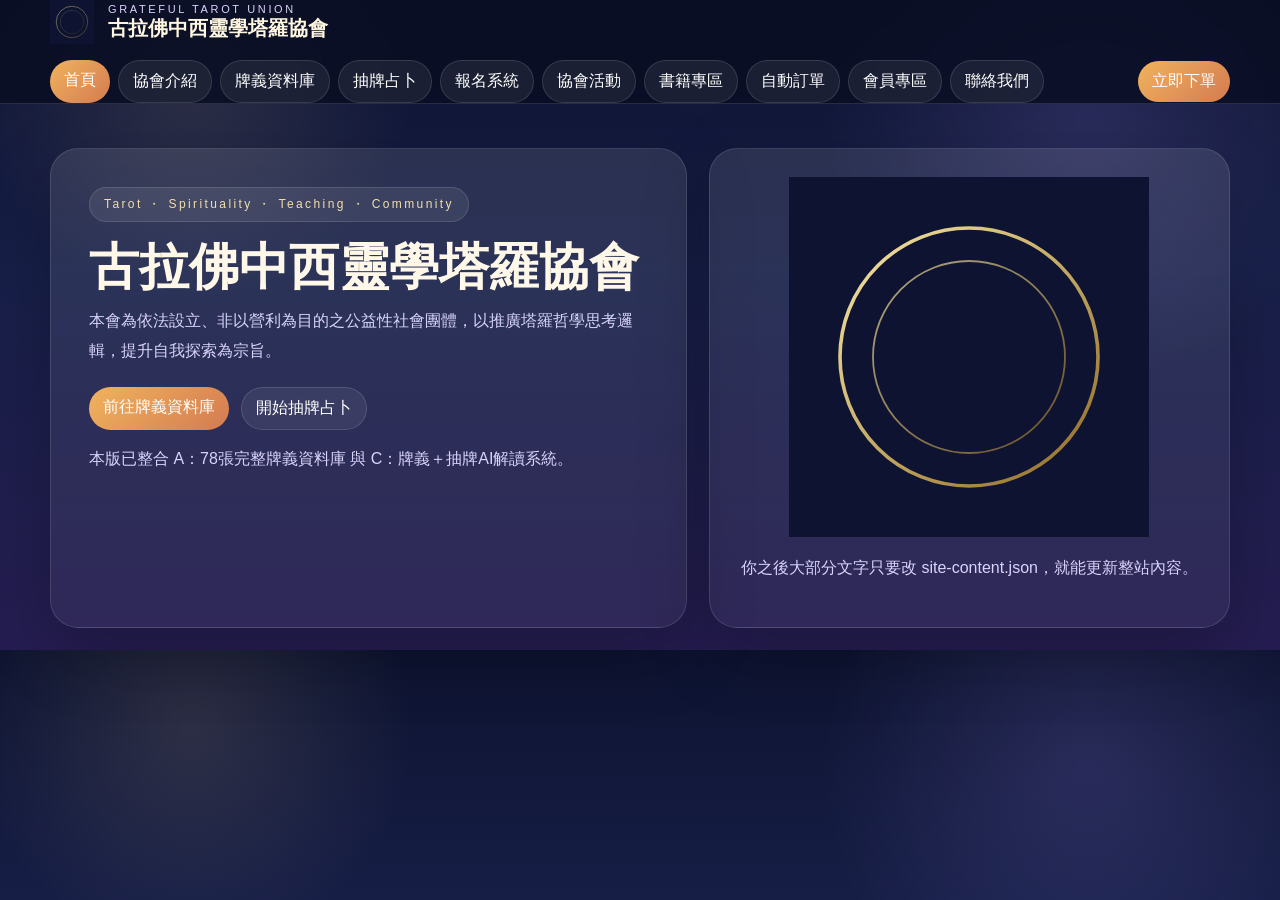
<file: index.html>
<!DOCTYPE html><html lang="zh-Hant"><head><meta charset="UTF-8"><meta name="viewport" content="width=device-width, initial-scale=1.0"><title>index</title><link rel="stylesheet" href="style.css"></head><body><div id="app"></div><script>
async function loadContent(){const r=await fetch('site-content.json');return await r.json();}
function navHtml(active,c){const nav=[['首頁','index.html'],['協會介紹','about.html'],['牌義資料庫','library.html'],['抽牌占卜','draw.html'],['報名系統','signup.html'],['協會活動','events.html'],['書籍專區','books.html'],['自動訂單','order.html'],['會員專區','members.html'],['聯絡我們','contact.html']];return `<div class="topbar"><div class="container"><div class="brand"><img src="logo-official.svg"><div><small>${c.siteEnglish}</small><strong>${c.siteName}</strong></div></div><nav>${nav.map(([n,h])=>`<a href="${h}" class="${active===n?'active':''}">${n}</a>`).join('')}</nav><a class="btn primary" href="order.html">立即下單</a></div></div>`;}
loadContent().then(c=>{document.getElementById('app').innerHTML=navHtml('首頁',c)+`<div class="container"><section class="hero"><div class="glass hero-main"><div class="eyebrow">${c.heroEyebrow}</div><h1>${c.heroTitle}</h1><div class="subcopy">${c.heroText}</div><div style="display:flex;gap:12px;flex-wrap:wrap;margin-top:22px"><a class="btn primary" href="library.html">前往牌義資料庫</a><a class="btn" href="draw.html">開始抽牌占卜</a></div><div class="small" style="margin-top:14px">本版已整合 A：78張完整牌義資料庫 與 C：牌義＋抽牌AI解讀系統。</div></div><div class="glass hero-side"><img src="logo-official.svg" style="width:min(360px,100%)"><p class="small">你之後大部分文字只要改 site-content.json，就能更新整站內容。</p></div></section></div>`;});</script></body></html>
</file>
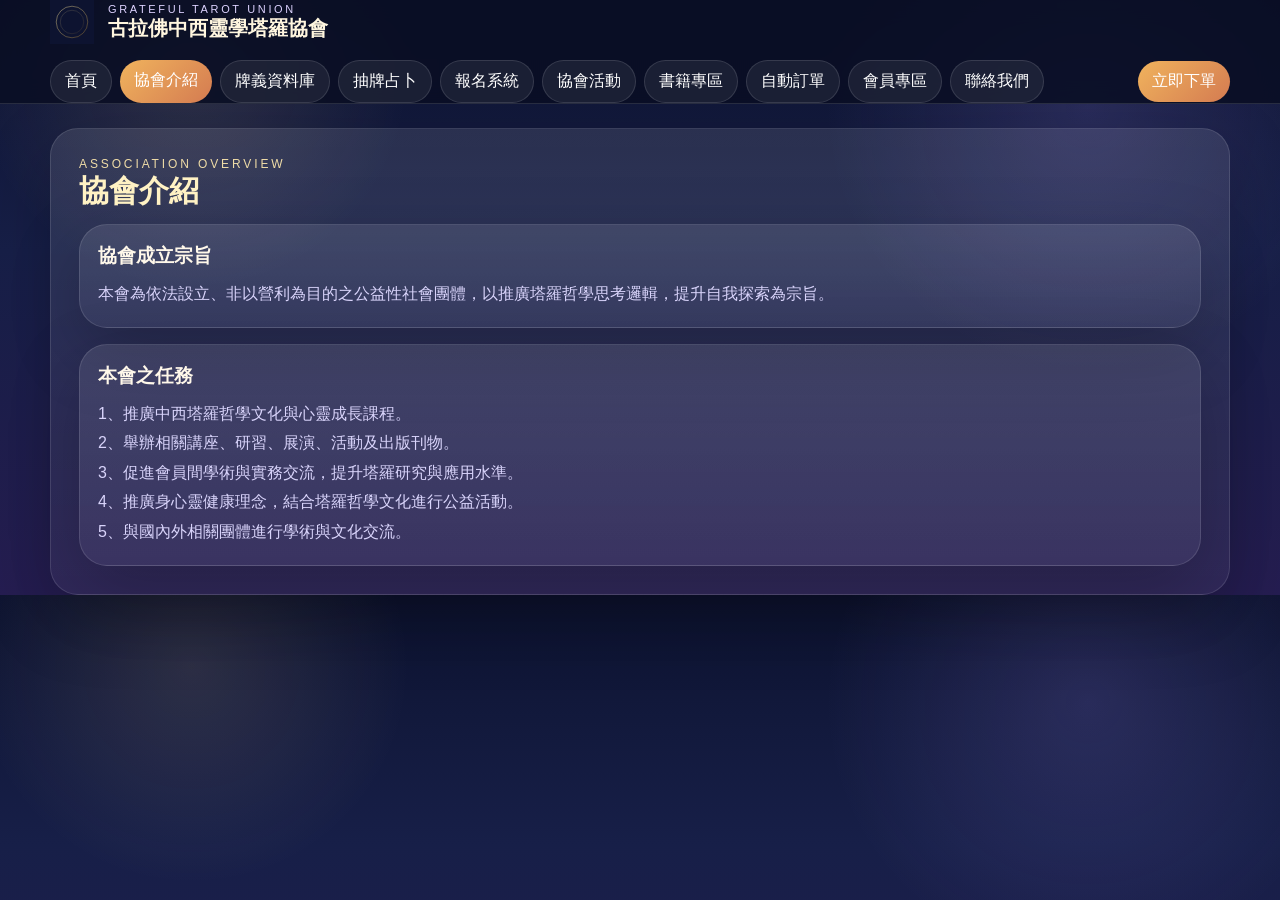
<file: about.html>
<!DOCTYPE html><html lang="zh-Hant"><head><meta charset="UTF-8"><meta name="viewport" content="width=device-width, initial-scale=1.0"><title>about</title><link rel="stylesheet" href="style.css"></head><body><div id="app"></div><script>
async function loadContent(){const r=await fetch('site-content.json');return await r.json();}
function navHtml(active,c){const nav=[['首頁','index.html'],['協會介紹','about.html'],['牌義資料庫','library.html'],['抽牌占卜','draw.html'],['報名系統','signup.html'],['協會活動','events.html'],['書籍專區','books.html'],['自動訂單','order.html'],['會員專區','members.html'],['聯絡我們','contact.html']];return `<div class="topbar"><div class="container"><div class="brand"><img src="logo-official.svg"><div><small>${c.siteEnglish}</small><strong>${c.siteName}</strong></div></div><nav>${nav.map(([n,h])=>`<a href="${h}" class="${active===n?'active':''}">${n}</a>`).join('')}</nav><a class="btn primary" href="order.html">立即下單</a></div></div>`;}
loadContent().then(c=>{document.getElementById('app').innerHTML=navHtml('協會介紹',c)+`<div class="container"><section class="section"><div class="glass"><div class="kicker">Association Overview</div><h2>協會介紹</h2><div class="card"><h3>${c.aboutPurposeTitle}</h3><div class="small">${c.aboutPurposeText}</div></div><div class="card" style="margin-top:16px"><h3>${c.aboutMissionTitle}</h3><div class="small">${c.aboutMissionList.map((m,i)=>`${i+1}、${m}`).join('<br>')}</div></div></div></section></div>`;});</script></body></html>
</file>
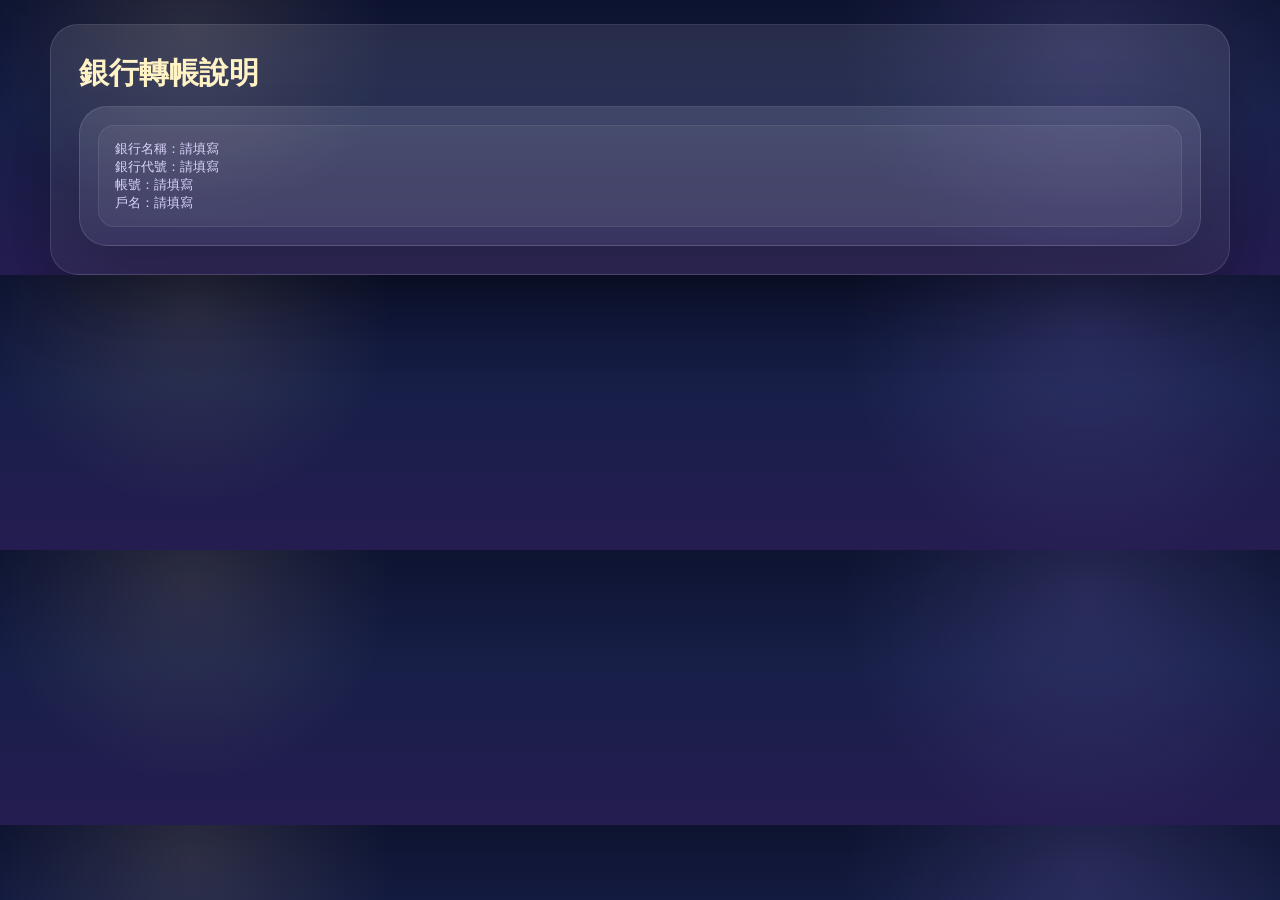
<file: bank-transfer.html>
<!DOCTYPE html><html lang="zh-Hant"><head><meta charset="UTF-8"><meta name="viewport" content="width=device-width, initial-scale=1.0"><title>銀行轉帳說明</title><link rel="stylesheet" href="style.css"></head><body><div class="container"><section class="section"><div class="glass"><h2>銀行轉帳說明</h2><div class="card"><div class="notice"><div class="code">銀行名稱：請填寫
銀行代號：請填寫
帳號：請填寫
戶名：請填寫</div></div></div></div></section></div></body></html>
</file>
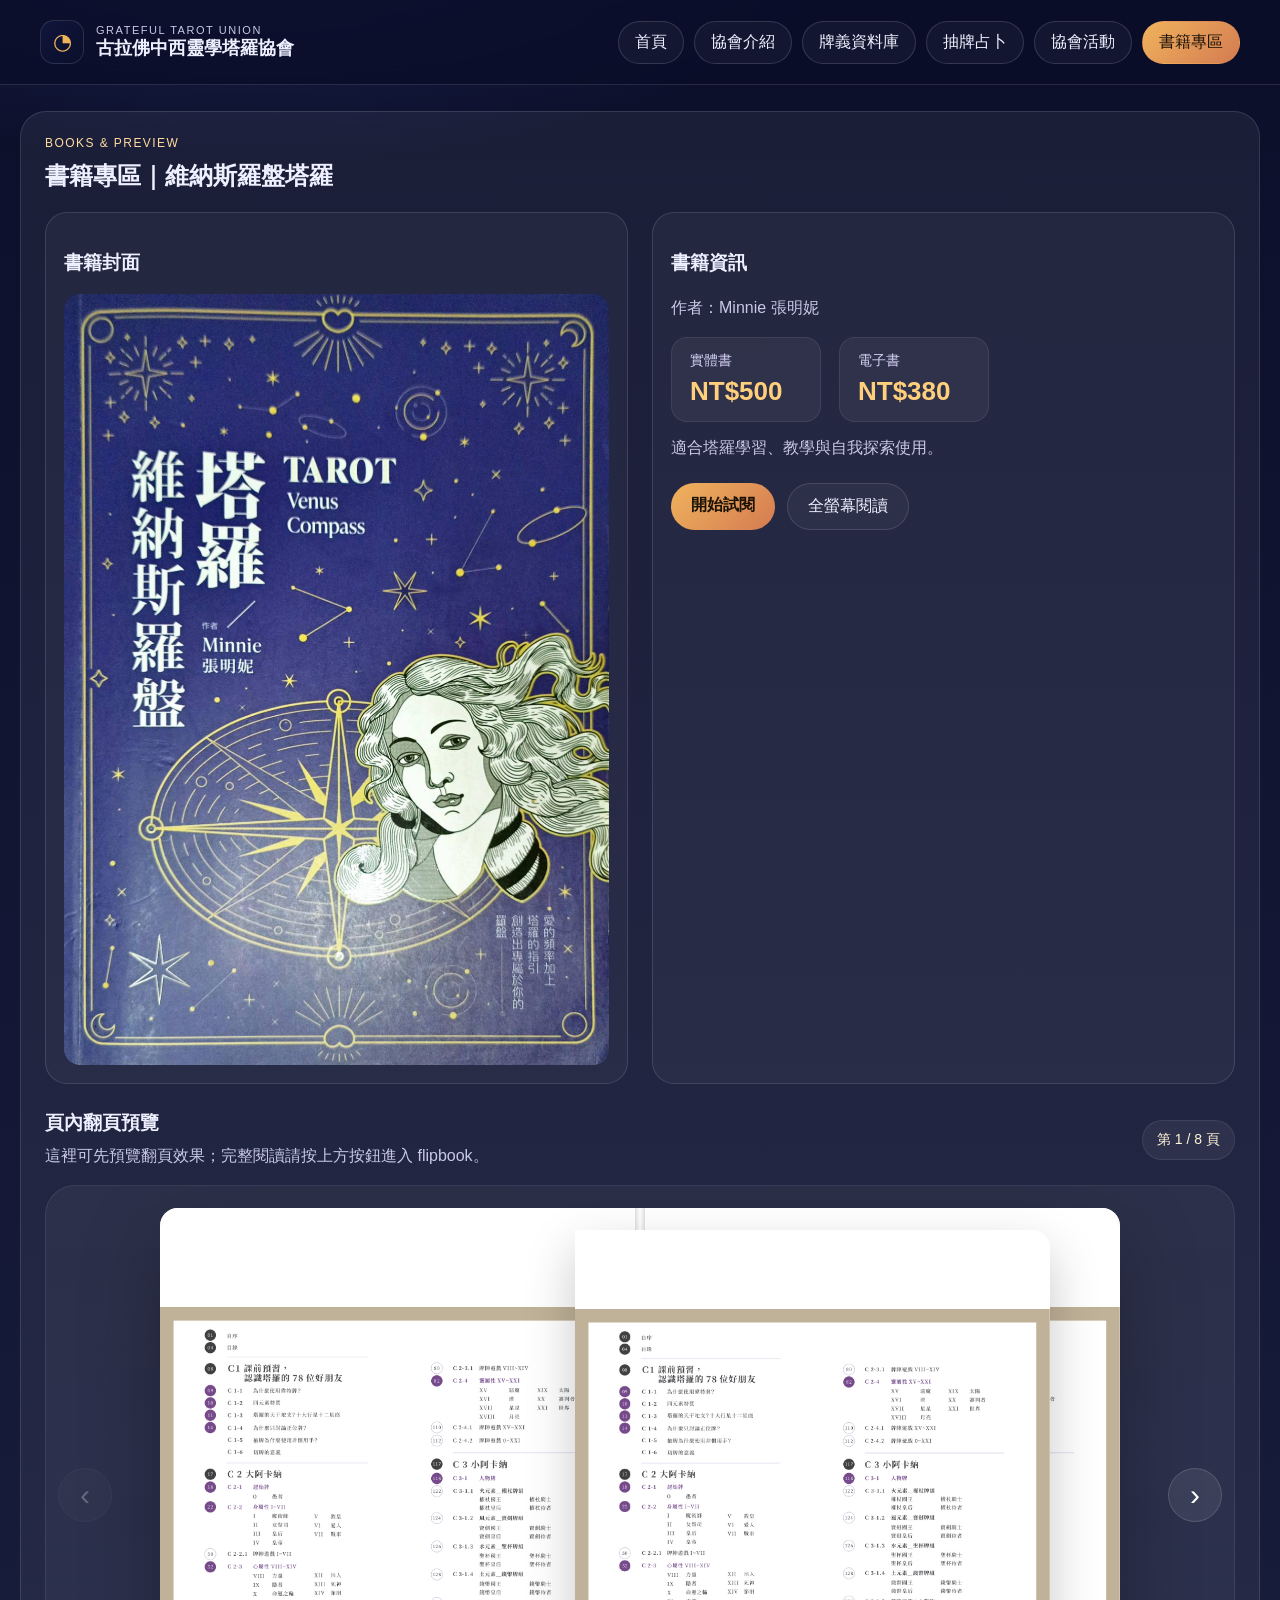
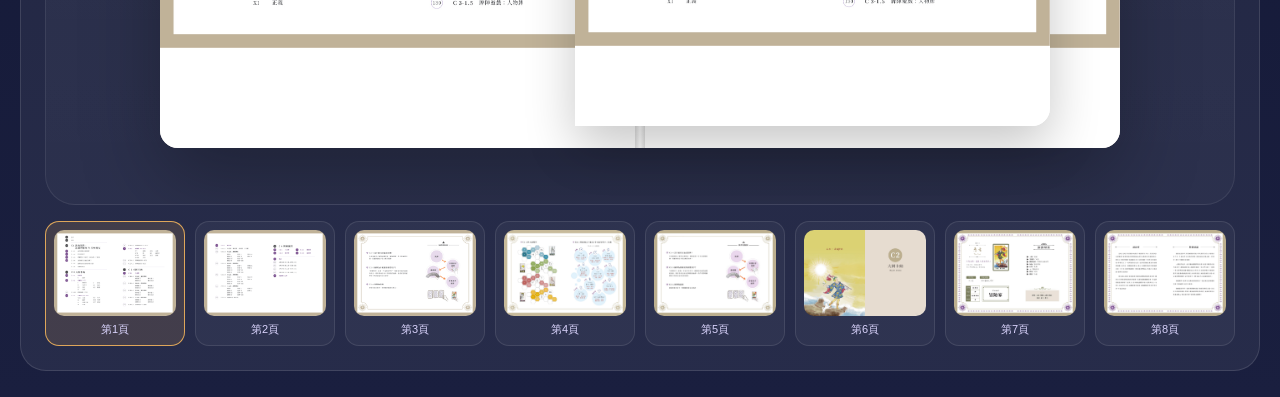
<file: books.html>
<!DOCTYPE html>
<html lang="zh-Hant">
<head>
<meta charset="UTF-8">
<meta name="viewport" content="width=device-width, initial-scale=1.0">
<title>書籍專區｜維納斯羅盤塔羅</title>
<style>
  :root{
    --bg1:#0b0f2a;
    --bg2:#1a1f3f;
    --glass:rgba(255,255,255,.06);
    --border:rgba(255,255,255,.12);
    --text:#eef0ff;
    --muted:#c8c9e6;
    --accent:#f0b35d;
    --accent2:#d47b51;
  }

  *{box-sizing:border-box}

  body{
    margin:0;
    font-family:-apple-system,BlinkMacSystemFont,"Segoe UI",Roboto,"Noto Sans TC",Arial,sans-serif;
    color:var(--text);
    background:
      radial-gradient(1200px 600px at 20% -10%, #2a2f66 0%, transparent 60%),
      linear-gradient(180deg, var(--bg1), var(--bg2));
  }

  .container{
    max-width:1240px;
    margin:0 auto;
    padding:20px;
  }

  .topbar{
    position:sticky;
    top:0;
    z-index:50;
    background:rgba(10,14,40,.78);
    backdrop-filter:blur(10px);
    border-bottom:1px solid var(--border);
  }

  .topbar .container{
    display:flex;
    align-items:center;
    justify-content:space-between;
    gap:16px;
    flex-wrap:wrap;
  }

  .brand{
    display:flex;
    align-items:center;
    gap:12px;
  }

  .brand-mark{
    width:44px;
    height:44px;
    border-radius:14px;
    border:1px solid var(--border);
    display:flex;
    align-items:center;
    justify-content:center;
    color:#f0b35d;
    font-size:22px;
    background:linear-gradient(135deg,#10153c,#0b0f2a);
  }

  .brand small{
    display:block;
    color:var(--muted);
    font-size:11px;
    letter-spacing:.14em;
  }

  .brand strong{
    display:block;
    font-size:18px;
  }

  nav{
    display:flex;
    gap:10px;
    flex-wrap:wrap;
  }

  nav a{
    padding:10px 16px;
    border-radius:999px;
    text-decoration:none;
    color:var(--text);
    border:1px solid rgba(255,255,255,.14);
    background:rgba(255,255,255,.04);
  }

  nav a.active,
  nav a:hover{
    background:linear-gradient(135deg,var(--accent),var(--accent2));
    color:#1b1206;
    border-color:transparent;
  }

  .section{
    padding:26px 0;
  }

  .glass{
    background:var(--glass);
    border:1px solid var(--border);
    border-radius:26px;
    padding:24px;
  }

  .kicker{
    color:#ffdca0;
    letter-spacing:.12em;
    font-size:12px;
    margin-bottom:10px;
  }

  .grid{
    display:grid;
    grid-template-columns:1fr 1fr;
    gap:24px;
  }

  .card{
    background:rgba(255,255,255,.04);
    border:1px solid var(--border);
    border-radius:22px;
    padding:18px;
  }

  .cover{
    width:100%;
    display:block;
    border-radius:16px;
    background:#fff;
  }

  .small{
    color:var(--muted);
    line-height:1.8;
  }

  .price-box{
    display:flex;
    gap:18px;
    flex-wrap:wrap;
    margin-top:14px;
  }

  .price-item{
    min-width:150px;
    background:rgba(255,255,255,.05);
    padding:14px 18px;
    border-radius:16px;
    border:1px solid rgba(255,255,255,.08);
  }

  .price-item .label{
    display:block;
    font-size:14px;
    color:#d8d0f6;
  }

  .price-item .price{
    display:block;
    margin-top:6px;
    font-size:26px;
    font-weight:700;
    color:#ffcf7b;
  }

  .btn-row{
    display:flex;
    gap:12px;
    flex-wrap:wrap;
    margin-top:20px;
  }

  .btn{
    display:inline-block;
    padding:12px 20px;
    border-radius:999px;
    text-decoration:none;
    color:var(--text);
    border:1px solid var(--border);
    background:rgba(255,255,255,.04);
  }

  .btn.primary{
    background:linear-gradient(135deg,var(--accent),var(--accent2));
    color:#1b1206;
    border:none;
    font-weight:700;
  }

  /* 頁內試閱翻頁 */
  .preview-wrap{
    margin-top:26px;
  }

  .preview-header{
    display:flex;
    justify-content:space-between;
    align-items:center;
    gap:12px;
    margin-bottom:14px;
  }

  .counter{
    padding:10px 14px;
    border-radius:999px;
    background:rgba(255,255,255,.06);
    border:1px solid rgba(255,255,255,.08);
    color:#fff4d5;
    font-size:14px;
  }

  .flip-stage{
    position:relative;
    min-height:620px;
    perspective:2000px;
    background:linear-gradient(180deg,rgba(255,255,255,.05),rgba(255,255,255,.03));
    border:1px solid rgba(255,255,255,.08);
    border-radius:30px;
    padding:22px 70px;
    overflow:hidden;
  }

  .book{
    position:relative;
    width:min(100%,960px);
    height:540px;
    margin:0 auto;
    transform-style:preserve-3d;
  }

  .book-base{
    position:absolute;
    inset:0;
    display:grid;
    grid-template-columns:1fr 1fr;
    border-radius:18px;
    overflow:hidden;
    background:#e9e3d6;
    box-shadow:0 30px 80px rgba(0,0,0,.28);
  }

  .book-base::before{
    content:"";
    position:absolute;
    top:0;
    bottom:0;
    left:50%;
    width:10px;
    transform:translateX(-50%);
    background:linear-gradient(90deg,rgba(0,0,0,.12),rgba(255,255,255,.25),rgba(0,0,0,.12));
    z-index:5;
  }

  .base-page{
    overflow:hidden;
    background:#f5f1e8;
  }

  .base-page img{
    width:100%;
    height:100%;
    object-fit:contain;
    background:#fff;
  }

  .flip-page{
    position:absolute;
    top:22px;
    bottom:22px;
    width:calc(50% - 5px);
    right:70px;
    transform-origin:left center;
    transform-style:preserve-3d;
    z-index:10;
    pointer-events:none;
  }

  .flip-page .front,
  .flip-page .back{
    position:absolute;
    inset:0;
    backface-visibility:hidden;
    overflow:hidden;
    background:#fff;
    box-shadow:0 20px 50px rgba(0,0,0,.22);
  }

  .flip-page .front{
    border-radius:0 18px 18px 0;
  }

  .flip-page .back{
    transform:rotateY(180deg);
    border-radius:18px 0 0 18px;
  }

  .flip-page img{
    width:100%;
    height:100%;
    object-fit:contain;
    background:#fff;
  }

  .flip-forward{
    animation:flipForward .8s ease-in-out forwards;
  }

  .flip-backward{
    animation:flipBackward .8s ease-in-out forwards;
  }

  @keyframes flipForward{
    0%{transform:rotateY(0deg)}
    100%{transform:rotateY(-180deg)}
  }

  @keyframes flipBackward{
    0%{transform:rotateY(-180deg)}
    100%{transform:rotateY(0deg)}
  }

  .nav-btn{
    position:absolute;
    top:50%;
    transform:translateY(-50%);
    width:54px;
    height:54px;
    border-radius:999px;
    border:1px solid rgba(255,255,255,.14);
    background:rgba(255,255,255,.08);
    color:#fff;
    font-size:30px;
    cursor:pointer;
    z-index:20;
    display:flex;
    align-items:center;
    justify-content:center;
  }

  .nav-btn:hover{
    background:rgba(240,179,93,.2);
  }

  .nav-btn:disabled{
    opacity:.28;
    cursor:not-allowed;
  }

  .nav-btn.left{left:12px}
  .nav-btn.right{right:12px}

  .thumbs{
    display:grid;
    grid-template-columns:repeat(8,1fr);
    gap:10px;
    margin-top:16px;
  }

  .thumb{
    border:1px solid rgba(255,255,255,.10);
    background:rgba(255,255,255,.04);
    border-radius:14px;
    padding:8px;
    cursor:pointer;
    color:#fff;
  }

  .thumb img{
    width:100%;
    display:block;
    border-radius:10px;
    background:#fff;
  }

  .thumb span{
    display:block;
    margin-top:6px;
    font-size:11px;
    color:#d9d3fb;
  }

  .thumb.active{
    border-color:rgba(240,179,93,.9);
    background:rgba(240,179,93,.14);
  }

  @media (max-width:1000px){
    .grid{grid-template-columns:1fr}
    .thumbs{grid-template-columns:repeat(4,1fr)}
    .flip-stage{padding:18px 54px;min-height:520px}
    .book{height:420px}
    .flip-page{top:18px;bottom:18px;right:54px}
  }

  @media (max-width:640px){
    .thumbs{grid-template-columns:repeat(2,1fr)}
    .flip-stage{padding:14px 44px;min-height:420px}
    .book{height:300px}
    .flip-page{top:14px;bottom:14px;right:44px}
  }
</style>
</head>
<body>
  <div class="topbar">
    <div class="container">
      <div class="brand">
        <div class="brand-mark">◔</div>
        <div>
          <small>GRATEFUL TAROT UNION</small>
          <strong>古拉佛中西靈學塔羅協會</strong>
        </div>
      </div>
      <nav>
        <a href="index.html">首頁</a>
        <a href="about.html">協會介紹</a>
        <a href="library.html">牌義資料庫</a>
        <a href="draw.html">抽牌占卜</a>
        <a href="events.html">協會活動</a>
        <a href="books.html" class="active">書籍專區</a>
      </nav>
    </div>
  </div>

  <div id="app"></div>

  <script>
    const data = {
      title: "維納斯羅盤塔羅",
      author: "Minnie 張明妮",
      physical: "NT$500",
      ebook: "NT$380",
      text: "適合塔羅學習、教學與自我探索使用。"
    };

    const pages = [
      "preview1.jpg",
      "preview2.jpg",
      "preview3.jpg",
      "preview4.jpg",
      "preview5.jpg",
      "preview6.jpg",
      "preview7.jpg",
      "preview8.jpg"
    ];

    let page = 0;
    let flipClass = "";

    function render(){
      const left = Math.max(0, page - 1);
      const right = page;
      const nextIndex = Math.min(pages.length - 1, page + 1);

      document.getElementById("app").innerHTML = `
        <div class="container section">
          <div class="glass">
            <div class="kicker">BOOKS & PREVIEW</div>
            <h2 style="margin-top:0">書籍專區｜${data.title}</h2>

            <div class="grid">
              <div class="card">
                <h3>書籍封面</h3>
                <img src="book-cover.jpg" class="cover" alt="書封">
              </div>

              <div class="card">
                <h3>書籍資訊</h3>
                <div class="small">作者：${data.author}</div>

                <div class="price-box">
                  <div class="price-item">
                    <span class="label">實體書</span>
                    <span class="price">${data.physical}</span>
                  </div>
                  <div class="price-item">
                    <span class="label">電子書</span>
                    <span class="price">${data.ebook}</span>
                  </div>
                </div>

                <div class="small" style="margin-top:12px;">${data.text}</div>

                <div class="btn-row">
                  <a href="flipbook.html" class="btn primary">開始試閱</a>
                  <a href="flipbook.html?mode=fullscreen" class="btn">全螢幕閱讀</a>
                </div>
              </div>
            </div>

            <div class="preview-wrap">
              <div class="preview-header">
                <div>
                  <h3 style="margin:0 0 6px 0;">頁內翻頁預覽</h3>
                  <div class="small">這裡可先預覽翻頁效果；完整閱讀請按上方按鈕進入 flipbook。</div>
                </div>
                <div class="counter">第 ${page + 1} / ${pages.length} 頁</div>
              </div>

              <div class="flip-stage">
                <button class="nav-btn left" onclick="prevPage()" ${page===0?'disabled':''}>‹</button>

                <div class="book">
                  <div class="book-base">
                    <div class="base-page"><img src="${pages[left]}" alt="左頁"></div>
                    <div class="base-page"><img src="${pages[right]}" alt="右頁"></div>
                  </div>

                  <div class="flip-page ${flipClass}">
                    <div class="front"><img src="${pages[page]}" alt="翻頁正面"></div>
                    <div class="back"><img src="${pages[nextIndex]}" alt="翻頁背面"></div>
                  </div>
                </div>

                <button class="nav-btn right" onclick="nextPage()" ${page===pages.length-1?'disabled':''}>›</button>
              </div>

              <div class="thumbs">
                ${pages.map((src, idx) => `
                  <button class="thumb ${idx===page?'active':''}" onclick="goPage(${idx})">
                    <img src="${src}" alt="第${idx+1}頁">
                    <span>第${idx+1}頁</span>
                  </button>
                `).join("")}
              </div>
            </div>
          </div>
        </div>
      `;

      if (flipClass){
        setTimeout(() => {
          flipClass = "";
          render();
        }, 820);
      }
    }

    function prevPage(){
      if (page > 0){
        flipClass = "flip-backward";
        page--;
        render();
      }
    }

    function nextPage(){
      if (page < pages.length - 1){
        flipClass = "flip-forward";
        page++;
        render();
      }
    }

    function goPage(n){
      if (n === page) return;
      flipClass = n > page ? "flip-forward" : "flip-backward";
      page = n;
      render();
    }

    render();
  </script>
</body>
</html>
</file>
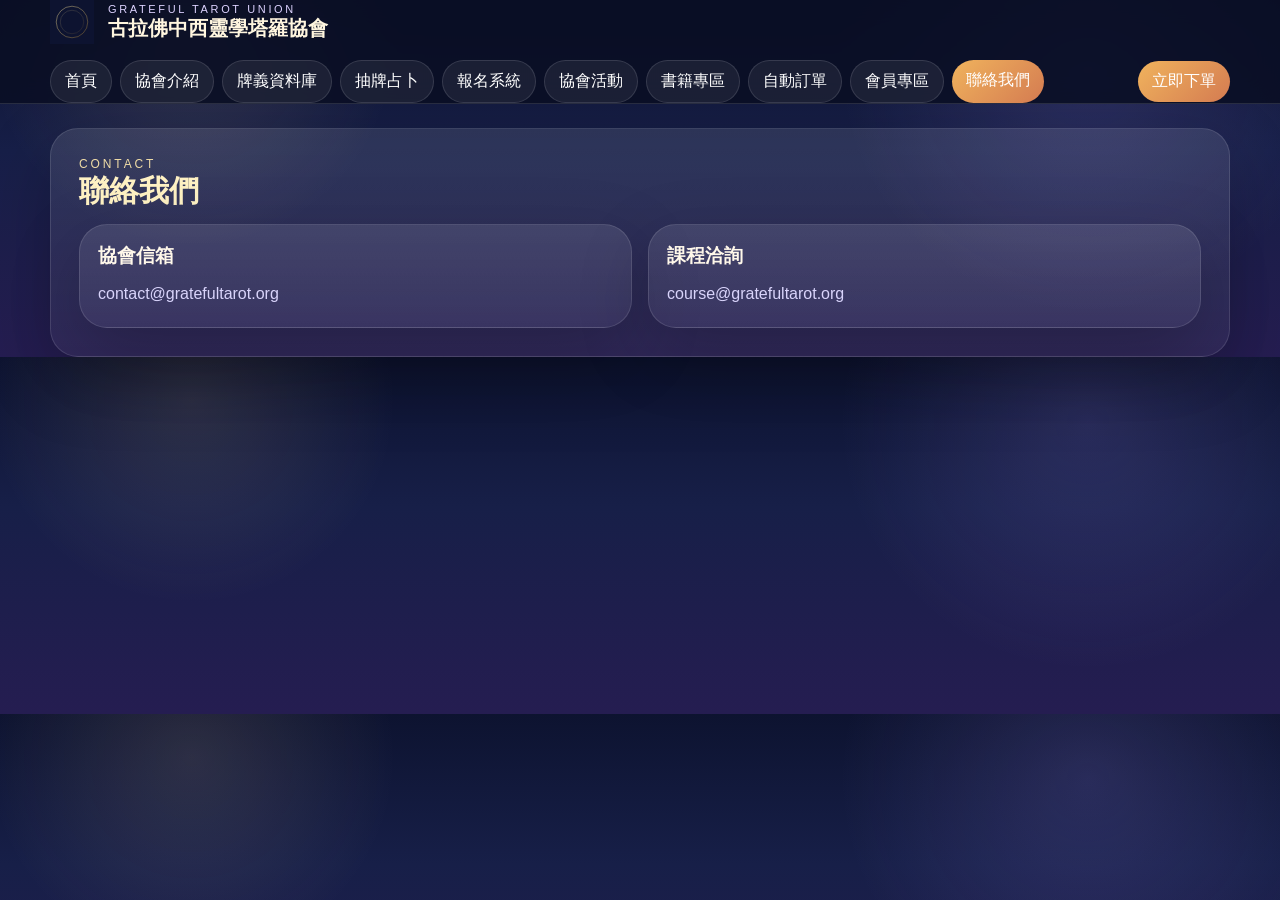
<file: contact.html>
<!DOCTYPE html><html lang="zh-Hant"><head><meta charset="UTF-8"><meta name="viewport" content="width=device-width, initial-scale=1.0"><title>contact</title><link rel="stylesheet" href="style.css"></head><body><div id="app"></div><script>
async function loadContent(){const r=await fetch('site-content.json');return await r.json();}
function navHtml(active,c){const nav=[['首頁','index.html'],['協會介紹','about.html'],['牌義資料庫','library.html'],['抽牌占卜','draw.html'],['報名系統','signup.html'],['協會活動','events.html'],['書籍專區','books.html'],['自動訂單','order.html'],['會員專區','members.html'],['聯絡我們','contact.html']];return `<div class="topbar"><div class="container"><div class="brand"><img src="logo-official.svg"><div><small>${c.siteEnglish}</small><strong>${c.siteName}</strong></div></div><nav>${nav.map(([n,h])=>`<a href="${h}" class="${active===n?'active':''}">${n}</a>`).join('')}</nav><a class="btn primary" href="order.html">立即下單</a></div></div>`;}
loadContent().then(c=>{document.getElementById('app').innerHTML=navHtml('聯絡我們',c)+`<div class="container"><section class="section"><div class="glass"><div class="kicker">Contact</div><h2>聯絡我們</h2><div class="grid two"><div class="card"><h3>協會信箱</h3><div class="small">${c.contactEmail}</div></div><div class="card"><h3>課程洽詢</h3><div class="small">${c.contactCourse}</div></div></div></div></section></div>`;});</script></body></html>
</file>
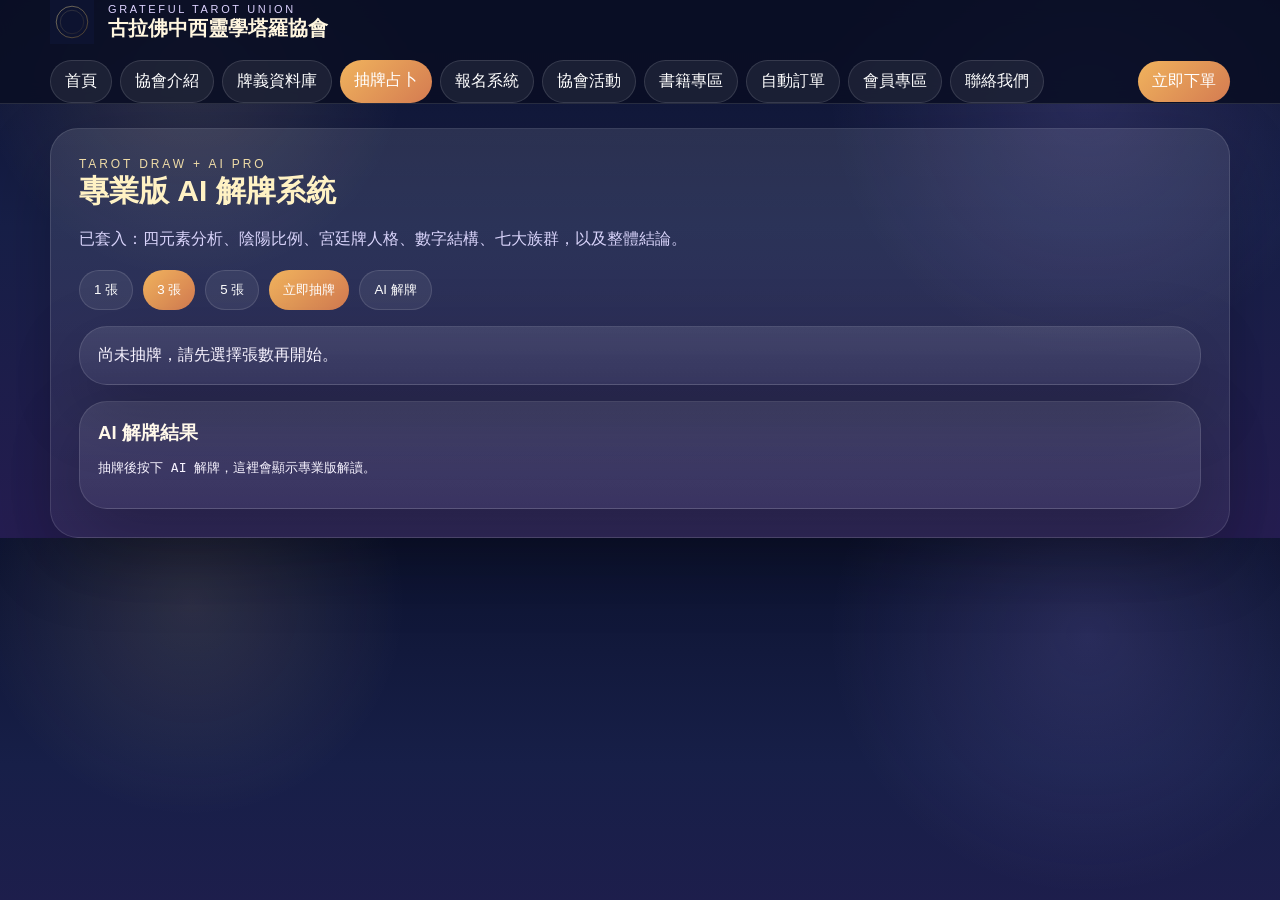
<file: draw.html>
<!DOCTYPE html><html lang="zh-Hant"><head><meta charset="UTF-8"><meta name="viewport" content="width=device-width, initial-scale=1.0"><title>抽牌占卜</title><link rel="stylesheet" href="style.css"></head><body><div id="app"></div><script>
async function loadContent(){const r=await fetch('site-content.json');return await r.json();}
function navHtml(active,c){const nav=[['首頁','index.html'],['協會介紹','about.html'],['牌義資料庫','library.html'],['抽牌占卜','draw.html'],['報名系統','signup.html'],['協會活動','events.html'],['書籍專區','books.html'],['自動訂單','order.html'],['會員專區','members.html'],['聯絡我們','contact.html']];return `<div class="topbar"><div class="container"><div class="brand"><img src="logo-official.svg"><div><small>${c.siteEnglish}</small><strong>${c.siteName}</strong></div></div><nav>${nav.map(([n,h])=>`<a href="${h}" class="${active===n?'active':''}">${n}</a>`).join('')}</nav><a class="btn primary" href="order.html">立即下單</a></div></div>`;}

loadContent().then(c=>{
let state={drawCount:3,drawn:[],ai:''};
const layouts={1:['當下核心'],3:['過去','現在','未來'],5:['現況','阻礙','建議','潛意識','結果']};
const yangElements=['火','風'];
const yinElements=['水','土'];
const courtNames=['侍者','騎士','皇后','國王'];
const majorGroups={
  '力量族群':['魔術師','力量','惡魔'],
  '智慧族群':['女祭司','隱者','高塔'],
  '生命族群':['皇后','命運之輪','星星'],
  '統治族群':['皇帝','正義','月亮'],
  '宗教族群':['教皇','吊人','太陽'],
  '人類族群':['戀人','死神','審判'],
  '知識族群':['戰車','節制','世界']
};

function getNumberFromCardName(name){
  const m=name.match(/(Ace|10|[2-9])$/);
  if(!m) return null;
  return m[1]==='Ace' ? 1 : parseInt(m[1],10);
}
function detectCourt(card){ return courtNames.find(k=>card.name.includes(k)) || null; }
function analyzeGroups(drawn){
  const found={};
  drawn.forEach(card=>{
    Object.entries(majorGroups).forEach(([group,names])=>{ if(names.includes(card.name)) found[group]=(found[group]||0)+1; });
  });
  return found;
}

function drawCards(){
  const pool=[...c.cards], picks=[];
  for(let i=0;i<state.drawCount;i++) {
    const idx=Math.floor(Math.random()*pool.length);
    const card=pool.splice(idx,1)[0];
    const rev=Math.random()<0.5;
    picks.push({...card,position:layouts[state.drawCount][i],orientation:rev?'逆位':'正位',summary:rev?card.reversed:card.upright});
  }
  state.drawn=picks;
  state.ai='';
  render();
}

function aiRead(){
  if(!state.drawn.length){
    state.ai='尚未抽牌，請先選擇張數再開始。';
    render();
    return;
  }
  const counts={火:0,水:0,風:0,土:0};
  let yang=0, yin=0, upright=0, reversed=0;
  const numbers=[]; const courts=[]; const positionsText=[];
  state.drawn.forEach(card=>{
    if(counts[card.element]!==undefined) counts[card.element]++;
    if(yangElements.includes(card.element)) yang++;
    if(yinElements.includes(card.element)) yin++;
    if(card.orientation==='正位') upright++; else reversed++;
    const n=getNumberFromCardName(card.name); if(n!==null) numbers.push(n);
    const court=detectCourt(card); if(court) courts.push({name:card.name,court,element:card.element,advice:card.advice});
    positionsText.push(`${card.position}：${card.name}${card.orientation}｜${card.summary}`);
  });

  const dominantElement=Object.entries(counts).sort((a,b)=>b[1]-a[1])[0][0];
  const groupAnalysis=analyzeGroups(state.drawn);
  const sortedGroups=Object.entries(groupAnalysis).sort((a,b)=>b[1]-a[1]);
  let numberTrend='本次沒有明確的數字結構。';
  if(numbers.length){
    const sorted=[...numbers].sort((a,b)=>a-b);
    numberTrend=`出現數字：${sorted.join('、')}。可視為從 ${sorted[0]} 階段走向 ${sorted[sorted.length-1]} 階段，呈現事件推進的節奏。`;
  }
  let courtText='本次未出現宮廷人物牌，重點較偏向事件與內在狀態。';
  if(courts.length){
    courtText=courts.map(x=>`出現 ${x.name}，代表「${x.court}」型能量正在影響局勢，與${x.element}元素有關。`).join('\n');
  }
  let groupText='本次未明顯形成七大族群聚焦。';
  if(sortedGroups.length){
    groupText=sortedGroups.map(([g,n])=>`${g}：${n} 張`).join('／');
  }
  const elementInterpretation={
    '火':'行動、推進、企圖心較強',
    '水':'情緒、關係、感受層面較強',
    '風':'思考、溝通、判斷層面較強',
    '土':'現實、穩定、物質課題較強'
  };
  const finalAdvice=state.drawn.map(card=>`- ${card.position}：${card.advice}`).join('\n');
  const selfAwareness=state.drawn.map(card=>`- ${card.name}：${card.whoami}`).join('\n');

  state.ai=`【古拉佛 AI 專業解牌】\n\n一、逐牌位解析\n${positionsText.join('\n')}\n\n二、四元素分析\n火 ${counts['火']}／水 ${counts['水']}／風 ${counts['風']}／土 ${counts['土']}\n最強元素：${dominantElement} → ${elementInterpretation[dominantElement]}\n\n三、陰陽比例\n陽（火／風）：${yang}\n陰（水／土）：${yin}\n${yang>yin ? '目前偏向外顯推進期，事情需要表達、行動與決斷。' : '目前偏向內在整理期，情緒、感受與現實調整更重要。'}\n\n四、正逆位比例\n正位：${upright} 張\n逆位：${reversed} 張\n${reversed>upright ? '逆位較多，代表阻力、延遲或內在功課較明顯。' : '正位較多，代表目前仍存在可推進的空間與支持力量。'}\n\n五、宮廷人物牌分析\n${courtText}\n\n六、數字結構分析\n${numberTrend}\n\n七、七大族群分析\n${groupText}\n\n八、AI整合結論\n本次牌陣顯示，事情正圍繞「${dominantElement}元素」的主題展開，核心在於${elementInterpretation[dominantElement]}。若先處理阻力最大的牌位，再運用支持牌位的資源，整體會更清楚。\n\n九、行動建議\n${finalAdvice}\n\n十、自我覺察\n${selfAwareness}`;
  render();
}

function render(){
  const options=[1,3,5].map(n=>`<button class="${state.drawCount===n?'option-active':''}" onclick="state.drawCount=${n};render()">${n} 張</button>`).join('');
  const cardsHtml=state.drawn.length ? state.drawn.map(card=>`<div class="card"><h3>${card.position}</h3><div class="small">${card.name}・${card.orientation}</div><div class="small" style="margin-top:8px">${card.summary}</div><div class="small" style="margin-top:8px;color:#ffd37a">${card.advice}</div></div>`).join('') : `<div class="card" style="grid-column:1/-1">尚未抽牌，請先選擇張數再開始。</div>`;
  document.getElementById('app').innerHTML = navHtml('抽牌占卜',c)+`
  <div class="container">
    <section class="section">
      <div class="glass">
        <div class="kicker">Tarot Draw + AI Pro</div>
        <h2>專業版 AI 解牌系統</h2>
        <div class="small">已套入：四元素分析、陰陽比例、宮廷牌人格、數字結構、七大族群，以及整體結論。</div>
        <div class="option-row">${options}<button class="btn primary" onclick="drawCards()">立即抽牌</button><button class="btn" onclick="aiRead()">AI 解牌</button></div>
        <div class="grid three" style="margin-top:16px">${cardsHtml}</div>
        <div class="card" style="margin-top:16px"><h3>AI 解牌結果</h3><pre class="code">${state.ai || '抽牌後按下 AI 解牌，這裡會顯示專業版解讀。'}</pre></div>
      </div>
    </section>
  </div>`;
}

window.drawCards=drawCards;
window.aiRead=aiRead;
window.render=render;
render();
});
</script></body></html>
</file>
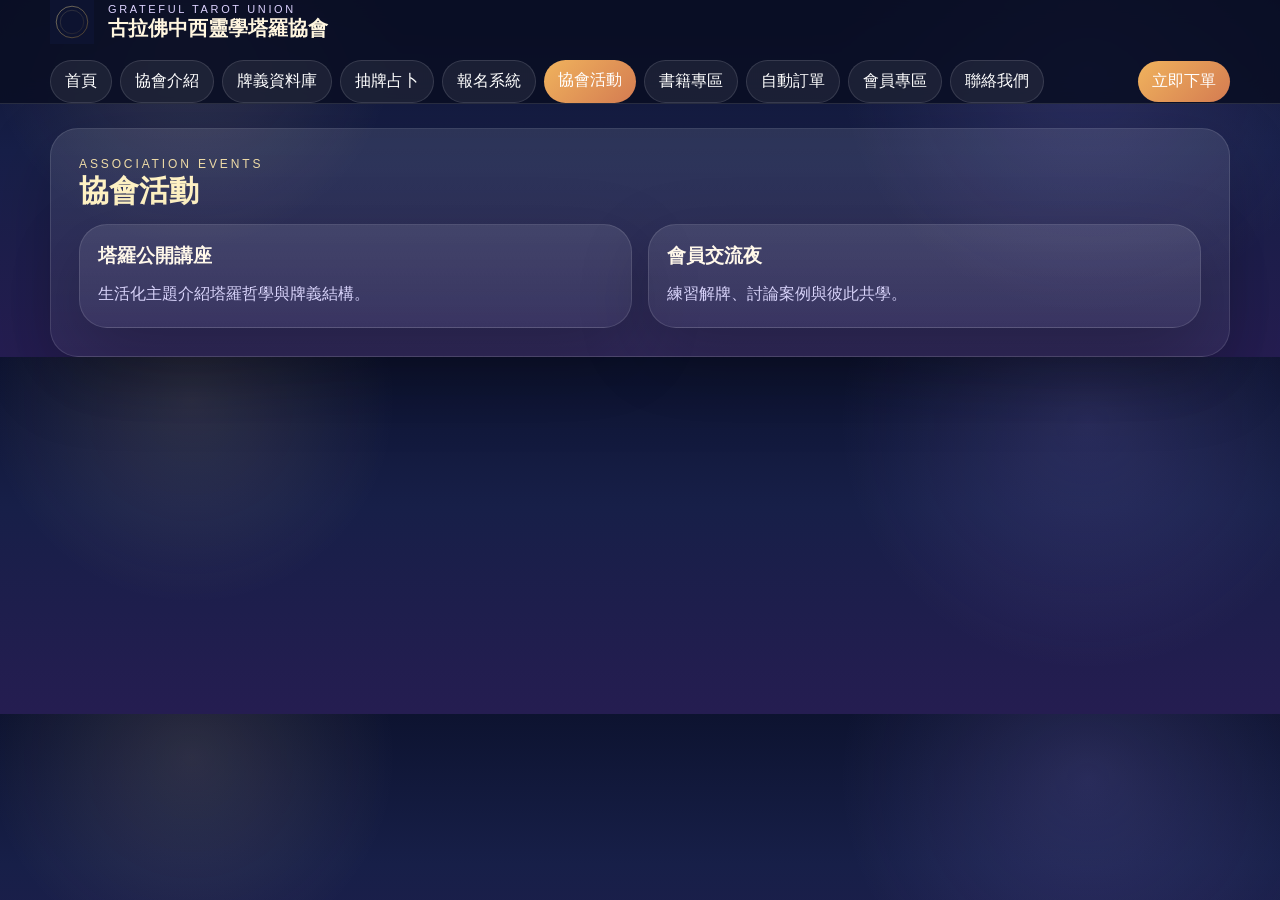
<file: events.html>
<!DOCTYPE html><html lang="zh-Hant"><head><meta charset="UTF-8"><meta name="viewport" content="width=device-width, initial-scale=1.0"><title>events</title><link rel="stylesheet" href="style.css"></head><body><div id="app"></div><script>
async function loadContent(){const r=await fetch('site-content.json');return await r.json();}
function navHtml(active,c){const nav=[['首頁','index.html'],['協會介紹','about.html'],['牌義資料庫','library.html'],['抽牌占卜','draw.html'],['報名系統','signup.html'],['協會活動','events.html'],['書籍專區','books.html'],['自動訂單','order.html'],['會員專區','members.html'],['聯絡我們','contact.html']];return `<div class="topbar"><div class="container"><div class="brand"><img src="logo-official.svg"><div><small>${c.siteEnglish}</small><strong>${c.siteName}</strong></div></div><nav>${nav.map(([n,h])=>`<a href="${h}" class="${active===n?'active':''}">${n}</a>`).join('')}</nav><a class="btn primary" href="order.html">立即下單</a></div></div>`;}
loadContent().then(c=>{document.getElementById('app').innerHTML=navHtml('協會活動',c)+`<div class="container"><section class="section"><div class="glass"><div class="kicker">Association Events</div><h2>協會活動</h2><div class="grid two">${c.events.map(e=>`<div class="card"><h3>${e.title}</h3><div class="small">${e.text}</div></div>`).join('')}</div></div></section></div>`;});</script></body></html>
</file>
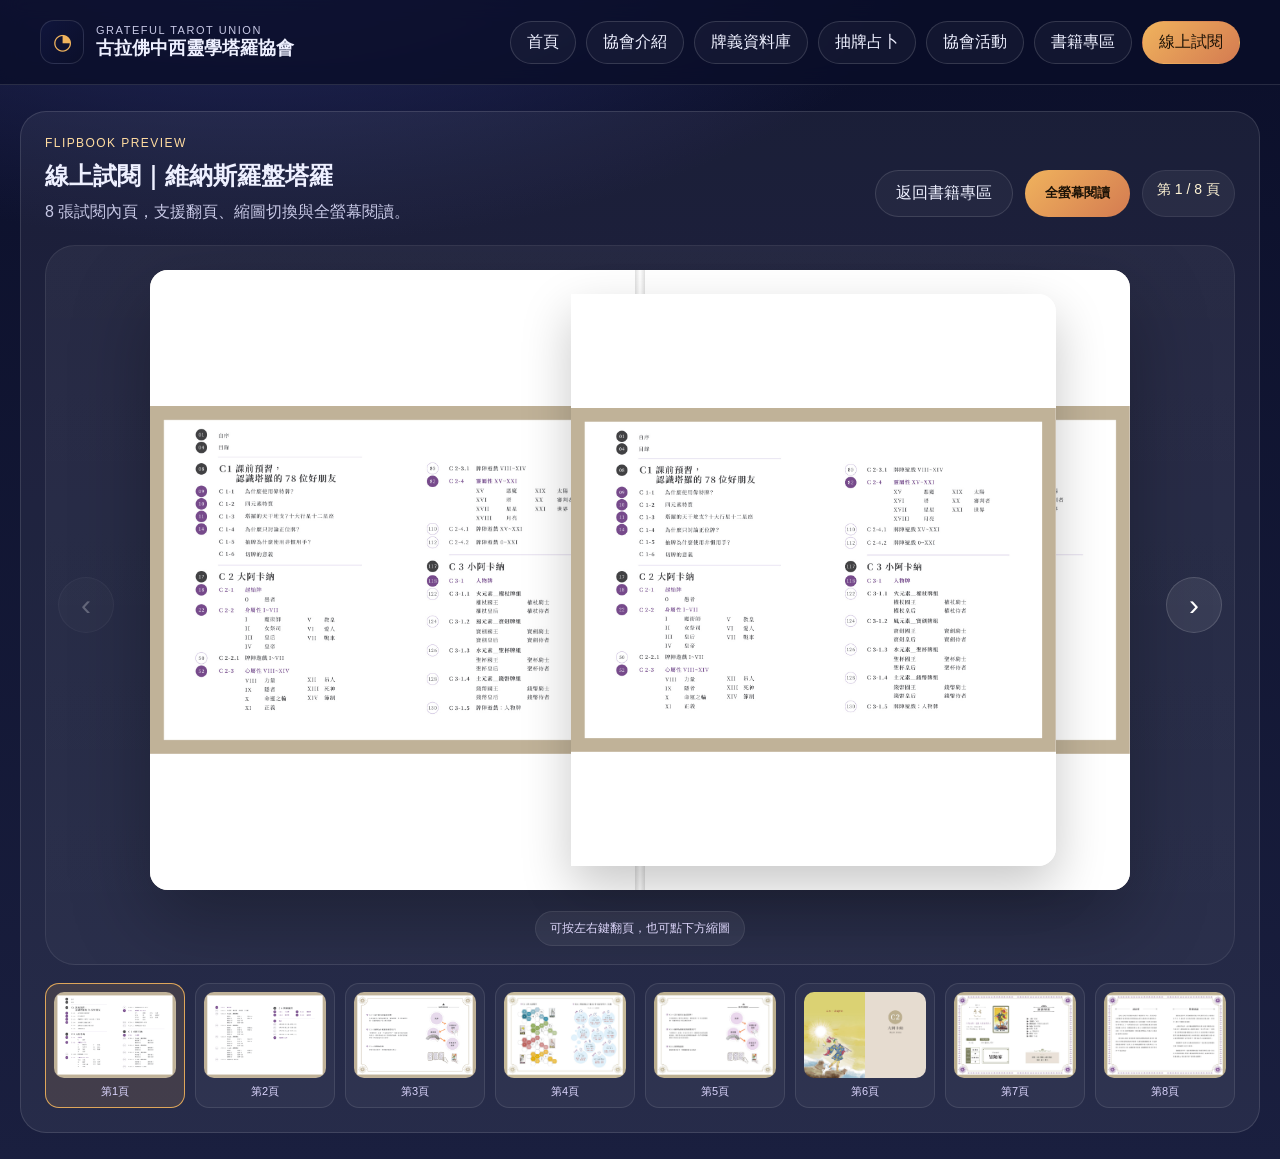
<file: flipbook.html>
<!DOCTYPE html>
<html lang="zh-Hant">
<head>
<meta charset="UTF-8">
<meta name="viewport" content="width=device-width, initial-scale=1.0">
<title>線上試閱｜維納斯羅盤塔羅</title>
<style>
  :root{
    --bg1:#0b0f2a;
    --bg2:#1a1f3f;
    --glass:rgba(255,255,255,.06);
    --border:rgba(255,255,255,.12);
    --text:#eef0ff;
    --muted:#c8c9e6;
    --accent:#f0b35d;
    --accent2:#d47b51;
  }

  *{box-sizing:border-box}

  body{
    margin:0;
    font-family:-apple-system,BlinkMacSystemFont,"Segoe UI",Roboto,"Noto Sans TC",Arial,sans-serif;
    color:var(--text);
    background:
      radial-gradient(1200px 600px at 20% -10%, #2a2f66 0%, transparent 60%),
      linear-gradient(180deg, var(--bg1), var(--bg2));
  }

  .container{
    max-width:1240px;
    margin:0 auto;
    padding:20px;
  }

  .topbar{
    position:sticky;
    top:0;
    z-index:50;
    background:rgba(10,14,40,.78);
    backdrop-filter:blur(10px);
    border-bottom:1px solid var(--border);
  }

  .topbar .container{
    display:flex;
    align-items:center;
    justify-content:space-between;
    gap:16px;
    flex-wrap:wrap;
  }

  .brand{
    display:flex;
    align-items:center;
    gap:12px;
  }

  .brand-mark{
    width:44px;
    height:44px;
    border-radius:14px;
    border:1px solid var(--border);
    display:flex;
    align-items:center;
    justify-content:center;
    color:#f0b35d;
    font-size:22px;
    background:linear-gradient(135deg,#10153c,#0b0f2a);
  }

  .brand small{
    display:block;
    color:var(--muted);
    font-size:11px;
    letter-spacing:.14em;
  }

  .brand strong{
    display:block;
    font-size:18px;
  }

  nav{
    display:flex;
    gap:10px;
    flex-wrap:wrap;
  }

  nav a{
    padding:10px 16px;
    border-radius:999px;
    text-decoration:none;
    color:var(--text);
    border:1px solid rgba(255,255,255,.14);
    background:rgba(255,255,255,.04);
  }

  nav a.active,
  nav a:hover{
    background:linear-gradient(135deg,var(--accent),var(--accent2));
    color:#1b1206;
    border-color:transparent;
  }

  .section{
    padding:26px 0;
  }

  .glass{
    background:var(--glass);
    border:1px solid var(--border);
    border-radius:26px;
    padding:24px;
  }

  .kicker{
    color:#ffdca0;
    letter-spacing:.12em;
    font-size:12px;
    margin-bottom:10px;
  }

  .small{
    color:var(--muted);
    line-height:1.8;
  }

  .toolbar{
    display:flex;
    justify-content:space-between;
    align-items:center;
    gap:12px;
    flex-wrap:wrap;
    margin-bottom:18px;
  }

  .counter{
    padding:10px 14px;
    border-radius:999px;
    background:rgba(255,255,255,.06);
    border:1px solid rgba(255,255,255,.08);
    color:#fff4d5;
    font-size:14px;
  }

  .actions{
    display:flex;
    gap:12px;
    flex-wrap:wrap;
  }

  .btn{
    display:inline-block;
    padding:12px 20px;
    border-radius:999px;
    text-decoration:none;
    color:var(--text);
    border:1px solid var(--border);
    background:rgba(255,255,255,.04);
    cursor:pointer;
  }

  .btn.primary{
    background:linear-gradient(135deg,var(--accent),var(--accent2));
    color:#1b1206;
    border:none;
    font-weight:700;
  }

  /* 主翻頁區 */
  .flip-stage{
    position:relative;
    min-height:720px;
    perspective:2200px;
    background:linear-gradient(180deg,rgba(255,255,255,.05),rgba(255,255,255,.03));
    border:1px solid rgba(255,255,255,.08);
    border-radius:30px;
    padding:24px 74px;
    overflow:hidden;
  }

  .book{
    position:relative;
    width:min(100%,980px);
    height:620px;
    margin:0 auto;
    transform-style:preserve-3d;
  }

  .book-base{
    position:absolute;
    inset:0;
    display:grid;
    grid-template-columns:1fr 1fr;
    border-radius:18px;
    overflow:hidden;
    background:#e9e3d6;
    box-shadow:0 30px 80px rgba(0,0,0,.28);
  }

  .book-base::before{
    content:"";
    position:absolute;
    top:0;
    bottom:0;
    left:50%;
    width:10px;
    transform:translateX(-50%);
    background:linear-gradient(90deg,rgba(0,0,0,.12),rgba(255,255,255,.25),rgba(0,0,0,.12));
    z-index:5;
  }

  .base-page{
    overflow:hidden;
    background:#f5f1e8;
  }

  .base-page img{
    width:100%;
    height:100%;
    object-fit:contain;
    background:#fff;
  }

  .flip-page{
    position:absolute;
    top:24px;
    bottom:24px;
    width:calc(50% - 5px);
    right:74px;
    transform-origin:left center;
    transform-style:preserve-3d;
    z-index:10;
    pointer-events:none;
  }

  .flip-page .front,
  .flip-page .back{
    position:absolute;
    inset:0;
    backface-visibility:hidden;
    overflow:hidden;
    background:#fff;
    box-shadow:0 20px 50px rgba(0,0,0,.22);
  }

  .flip-page .front{
    border-radius:0 18px 18px 0;
  }

  .flip-page .back{
    transform:rotateY(180deg);
    border-radius:18px 0 0 18px;
  }

  .flip-page img{
    width:100%;
    height:100%;
    object-fit:contain;
    background:#fff;
  }

  .flip-forward{
    animation:flipForward .8s ease-in-out forwards;
  }

  .flip-backward{
    animation:flipBackward .8s ease-in-out forwards;
  }

  @keyframes flipForward{
    0%{transform:rotateY(0deg)}
    100%{transform:rotateY(-180deg)}
  }

  @keyframes flipBackward{
    0%{transform:rotateY(-180deg)}
    100%{transform:rotateY(0deg)}
  }

  .nav-btn{
    position:absolute;
    top:50%;
    transform:translateY(-50%);
    width:56px;
    height:56px;
    border-radius:999px;
    border:1px solid rgba(255,255,255,.14);
    background:rgba(255,255,255,.08);
    color:#fff;
    font-size:30px;
    cursor:pointer;
    z-index:20;
    display:flex;
    align-items:center;
    justify-content:center;
  }

  .nav-btn:hover{
    background:rgba(240,179,93,.2);
  }

  .nav-btn:disabled{
    opacity:.28;
    cursor:not-allowed;
  }

  .nav-btn.left{left:12px}
  .nav-btn.right{right:12px}

  .hint{
    position:absolute;
    bottom:18px;
    left:50%;
    transform:translateX(-50%);
    padding:8px 14px;
    border-radius:999px;
    background:rgba(255,255,255,.06);
    border:1px solid rgba(255,255,255,.08);
    color:#ddd6fb;
    font-size:12px;
  }

  .thumbs{
    display:grid;
    grid-template-columns:repeat(8,1fr);
    gap:10px;
    margin-top:18px;
  }

  .thumb{
    border:1px solid rgba(255,255,255,.10);
    background:rgba(255,255,255,.04);
    border-radius:14px;
    padding:8px;
    cursor:pointer;
    color:#fff;
  }

  .thumb img{
    width:100%;
    display:block;
    border-radius:10px;
    background:#fff;
  }

  .thumb span{
    display:block;
    margin-top:6px;
    font-size:11px;
    color:#d9d3fb;
  }

  .thumb.active{
    border-color:rgba(240,179,93,.9);
    background:rgba(240,179,93,.14);
  }

  /* 全螢幕燈箱 */
  .lightbox{
    position:fixed;
    inset:0;
    background:rgba(5,8,24,.9);
    display:none;
    align-items:center;
    justify-content:center;
    z-index:999;
    padding:24px;
  }

  .lightbox.show{
    display:flex;
  }

  .lightbox-inner{
    position:relative;
    width:min(1200px,96vw);
    display:grid;
    grid-template-columns:58px 1fr 58px;
    gap:14px;
    align-items:center;
  }

  .lightbox-inner img{
    width:100%;
    max-height:90vh;
    object-fit:contain;
    background:#fff;
    border-radius:16px;
  }

  .lightbox-close{
    position:absolute;
    top:-18px;
    right:-4px;
    width:42px;
    height:42px;
    border:none;
    border-radius:999px;
    cursor:pointer;
    background:linear-gradient(135deg,var(--accent),var(--accent2));
    color:#1b1206;
    font-size:20px;
    font-weight:700;
  }

  .lightbox-nav{
    width:56px;
    height:56px;
    border-radius:999px;
    border:1px solid rgba(255,255,255,.14);
    background:rgba(255,255,255,.08);
    color:#fff;
    font-size:30px;
    cursor:pointer;
  }

  @media (max-width:1000px){
    .thumbs{grid-template-columns:repeat(4,1fr)}
    .flip-stage{padding:18px 56px;min-height:560px}
    .book{height:460px}
    .flip-page{top:18px;bottom:18px;right:56px}
  }

  @media (max-width:640px){
    .thumbs{grid-template-columns:repeat(2,1fr)}
    .flip-stage{padding:14px 44px;min-height:430px}
    .book{height:310px}
    .flip-page{top:14px;bottom:14px;right:44px}
    .lightbox-inner{grid-template-columns:42px 1fr 42px}
  }
</style>
</head>
<body>
  <div class="topbar">
    <div class="container">
      <div class="brand">
        <div class="brand-mark">◔</div>
        <div>
          <small>GRATEFUL TAROT UNION</small>
          <strong>古拉佛中西靈學塔羅協會</strong>
        </div>
      </div>
      <nav>
        <a href="index.html">首頁</a>
        <a href="about.html">協會介紹</a>
        <a href="library.html">牌義資料庫</a>
        <a href="draw.html">抽牌占卜</a>
        <a href="events.html">協會活動</a>
        <a href="books.html">書籍專區</a>
        <a href="flipbook.html" class="active">線上試閱</a>
      </nav>
    </div>
  </div>

  <div id="app"></div>

  <script>
    const pages = [
      "preview1.jpg",
      "preview2.jpg",
      "preview3.jpg",
      "preview4.jpg",
      "preview5.jpg",
      "preview6.jpg",
      "preview7.jpg",
      "preview8.jpg"
    ];

    let page = 0;
    let flipClass = "";

    function render(){
      const left = Math.max(0, page - 1);
      const right = page;
      const nextIndex = Math.min(pages.length - 1, page + 1);

      document.getElementById("app").innerHTML = `
        <div class="container section">
          <div class="glass">
            <div class="kicker">FLIPBOOK PREVIEW</div>

            <div class="toolbar">
              <div>
                <h2 style="margin:0 0 6px 0;">線上試閱｜維納斯羅盤塔羅</h2>
                <div class="small">8 張試閱內頁，支援翻頁、縮圖切換與全螢幕閱讀。</div>
              </div>
              <div class="actions">
                <a href="books.html" class="btn">返回書籍專區</a>
                <button class="btn primary" onclick="openLightbox()">全螢幕閱讀</button>
                <div class="counter">第 ${page + 1} / ${pages.length} 頁</div>
              </div>
            </div>

            <div class="flip-stage">
              <button class="nav-btn left" onclick="prevPage()" ${page===0?'disabled':''}>‹</button>

              <div class="book">
                <div class="book-base">
                  <div class="base-page"><img src="${pages[left]}" alt="左頁"></div>
                  <div class="base-page"><img src="${pages[right]}" alt="右頁"></div>
                </div>

                <div class="flip-page ${flipClass}">
                  <div class="front"><img src="${pages[page]}" alt="翻頁正面"></div>
                  <div class="back"><img src="${pages[nextIndex]}" alt="翻頁背面"></div>
                </div>
              </div>

              <button class="nav-btn right" onclick="nextPage()" ${page===pages.length-1?'disabled':''}>›</button>
              <div class="hint">可按左右鍵翻頁，也可點下方縮圖</div>
            </div>

            <div class="thumbs">
              ${pages.map((src, idx) => `
                <button class="thumb ${idx===page?'active':''}" onclick="goPage(${idx})">
                  <img src="${src}" alt="第${idx+1}頁">
                  <span>第${idx+1}頁</span>
                </button>
              `).join("")}
            </div>
          </div>
        </div>

        <div class="lightbox" id="lightbox" onclick="closeLightbox(event)">
          <div class="lightbox-inner" onclick="event.stopPropagation()">
            <button class="lightbox-close" onclick="forceCloseLightbox()">✕</button>
            <button class="lightbox-nav" onclick="prevPage();setTimeout(keepOpen,0)">‹</button>
            <img src="${pages[page]}" alt="全螢幕閱讀">
            <button class="lightbox-nav" onclick="nextPage();setTimeout(keepOpen,0)">›</button>
          </div>
        </div>
      `;

      if (flipClass){
        setTimeout(() => {
          flipClass = "";
          render();
          keepOpenIfFullscreen();
        }, 820);
      }
    }

    function prevPage(){
      if (page > 0){
        flipClass = "flip-backward";
        page--;
        render();
        keepOpenIfFullscreen();
      }
    }

    function nextPage(){
      if (page < pages.length - 1){
        flipClass = "flip-forward";
        page++;
        render();
        keepOpenIfFullscreen();
      }
    }

    function goPage(n){
      if (n === page) return;
      flipClass = n > page ? "flip-forward" : "flip-backward";
      page = n;
      render();
      keepOpenIfFullscreen();
    }

    function openLightbox(){
      document.getElementById("lightbox")?.classList.add("show");
    }

    function closeLightbox(e){
      if (e.target && e.target.id === "lightbox"){
        document.getElementById("lightbox")?.classList.remove("show");
      }
    }

    function forceCloseLightbox(){
      document.getElementById("lightbox")?.classList.remove("show");
    }

    function keepOpenIfFullscreen(){
      const params = new URLSearchParams(window.location.search);
      if (params.get("mode") === "fullscreen"){
        setTimeout(() => {
          document.getElementById("lightbox")?.classList.add("show");
        }, 20);
      }
    }

    function checkMode(){
      const params = new URLSearchParams(window.location.search);
      if (params.get("mode") === "fullscreen"){
        openLightbox();
      }
    }

    document.addEventListener("keydown", (e) => {
      const open = document.getElementById("lightbox")?.classList.contains("show");
      if (e.key === "ArrowLeft") prevPage();
      if (e.key === "ArrowRight") nextPage();
      if (e.key === "Escape" && open) forceCloseLightbox();
    });

    render();
    setTimeout(checkMode, 30);
  </script>
</body>
</html>
</file>
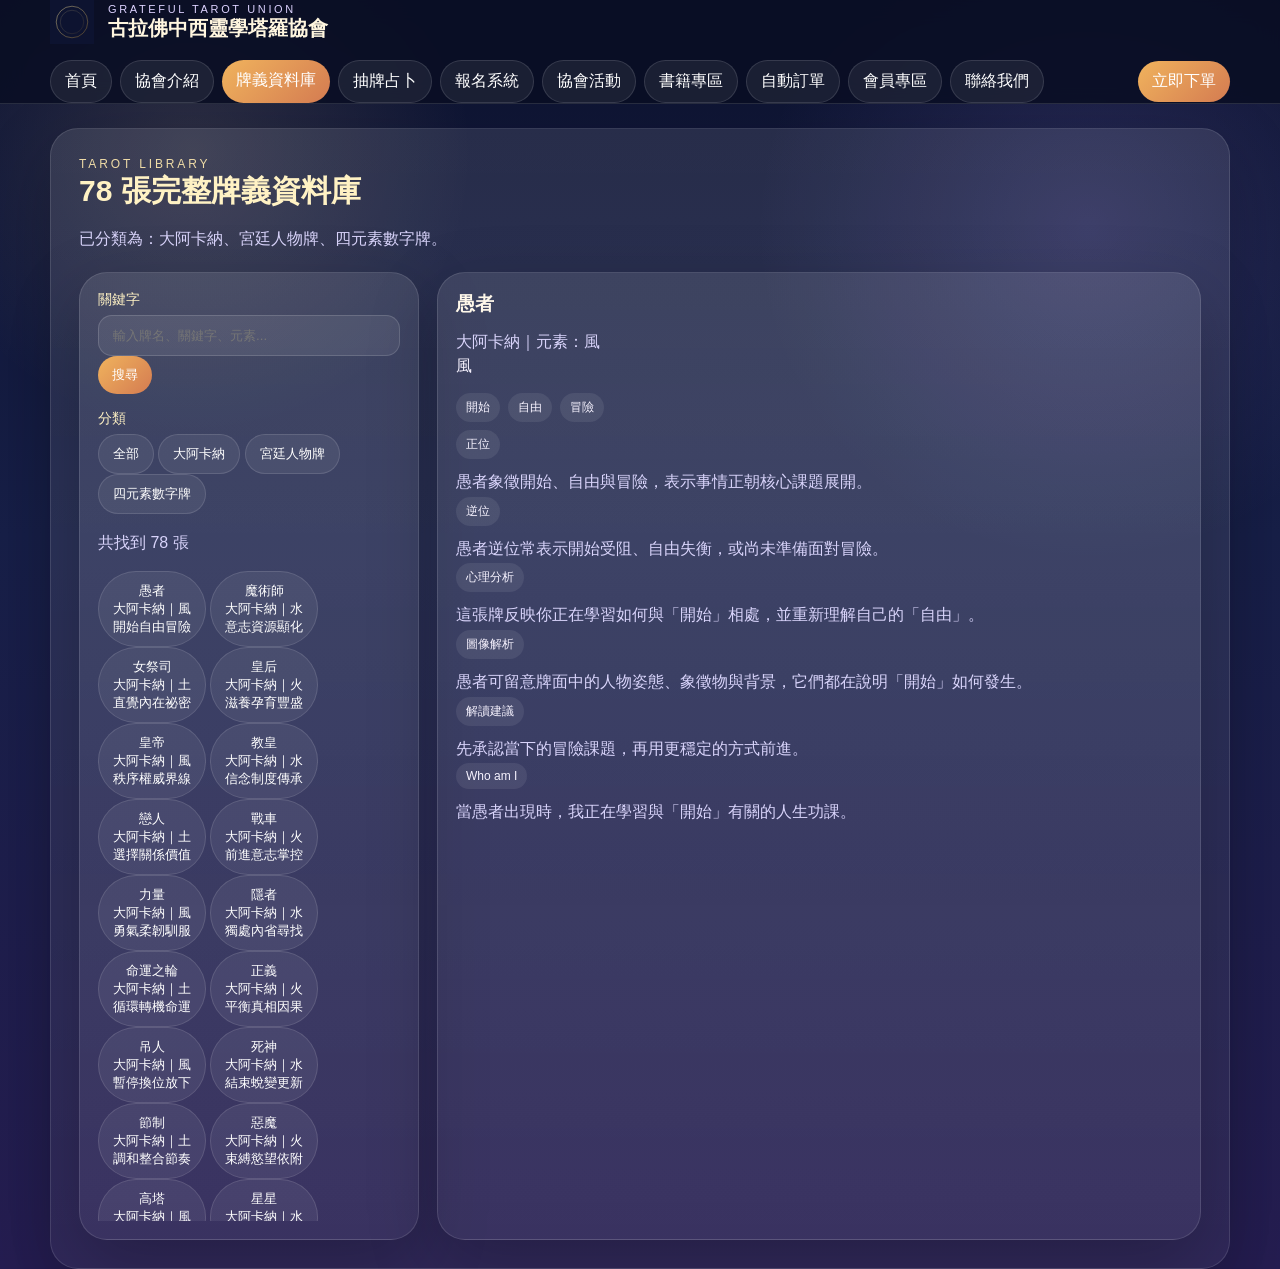
<file: library.html>
<!DOCTYPE html>
<html lang="zh-Hant">
<head>
<meta charset="UTF-8">
<meta name="viewport" content="width=device-width, initial-scale=1.0">
<title>牌義資料庫</title>
<link rel="stylesheet" href="style.css">
</head>
<body>
<div id="app"></div>
<script>

async function loadContent(){const r=await fetch('site-content.json');return await r.json();}
function navHtml(active,c){
  const nav=[['首頁','index.html'],['協會介紹','about.html'],['牌義資料庫','library.html'],['抽牌占卜','draw.html'],['報名系統','signup.html'],['協會活動','events.html'],['書籍專區','books.html'],['自動訂單','order.html'],['會員專區','members.html'],['聯絡我們','contact.html']];
  return `<div class="topbar"><div class="container"><div class="brand"><img src="logo-official.svg"><div><small>${c.siteEnglish}</small><strong>${c.siteName}</strong></div></div><nav>${nav.map(([n,h])=>`<a href="${h}" class="${active===n?'active':''}">${n}</a>`).join('')}</nav><a class="btn primary" href="order.html">立即下單</a></div></div>`;
}

loadContent().then(c=>{
  let state={ search:'', searchDraft:'', category:'全部', selectedName:(c.cards[0]&&c.cards[0].name)||'' };

  function normalize(v){ return String(v||'').toLowerCase(); }
  function cardSearchBlob(card){
    return [
      card.name, card.english, card.category, card.group, card.element, card.suit,
      ...(card.keywords || []), card.upright, card.reversed, card.psychology, card.advice, card.imagery, card.whoami
    ].join(' ');
  }
  function filtered(){
    const q = normalize(state.search).trim();
    return c.cards.filter(card => {
      const okCategory = state.category === '全部' || card.category === state.category;
      const okSearch = !q || normalize(cardSearchBlob(card)).includes(q);
      return okCategory && okSearch;
    });
  }
  function selected(){
    const list = filtered();
    return list.find(x => x.name === state.selectedName) || list[0] || c.cards[0];
  }
  function applySearch(){
    state.search = state.searchDraft;
    const list = filtered();
    if(list.length) state.selectedName = list[0].name;
    render();
  }
  function setCategory(cat){
    state.category = cat;
    const list = filtered();
    if(list.length) state.selectedName = list[0].name;
    render();
  }
  function selectCard(name){
    state.selectedName = name;
    render();
  }

  function render(){
    const list = filtered();
    if(list.length && !list.some(x => x.name === state.selectedName)) state.selectedName = list[0].name;
    const s = selected();

    document.getElementById('app').innerHTML = navHtml('牌義資料庫', c) + `
    <div class="container">
      <section class="section">
        <div class="glass">
          <div class="kicker">Tarot Library</div>
          <h2>78 張完整牌義資料庫</h2>
          <div class="small">已分類為：大阿卡納、宮廷人物牌、四元素數字牌。</div>

          <div class="library-grid" style="margin-top:18px">
            <div class="card">
              <label>關鍵字</label>
              <div class="search-row">
                <input
                  id="searchInput"
                  type="text"
                  placeholder="輸入牌名、關鍵字、元素..."
                  value="${String(state.searchDraft).replace(/"/g,'&quot;')}"
                >
                <button class="btn primary" onclick="window.__applySearch()">搜尋</button>
              </div>

              <div style="margin-top:16px">
                <label>分類</label>
                <div class="category-row">
                  ${['全部','大阿卡納','宮廷人物牌','四元素數字牌'].map(cat => `
                    <button
                      class="category-chip ${state.category===cat?'category-chip-active':''}"
                      onclick="window.__setCategory('${cat}')"
                    >${cat}</button>
                  `).join('')}
                </div>
              </div>

              <div class="small" style="margin-top:14px">共找到 ${list.length} 張</div>

              <div class="list tarot-card-list" style="margin-top:14px">
                ${list.map(card => `
                  <button class="tarot-item-card ${s && s.name===card.name ? 'tarot-item-card-active' : ''}" onclick="window.__librarySelect('${String(card.name).replace(/'/g, "\\'")}')">
                    <div class="tarot-item-top">
                      <div class="tarot-item-title">${card.name}</div>
                      <div class="tarot-item-dot"></div>
                    </div>
                    <div class="tarot-item-meta">${card.category}｜${card.element}${card.suit ? '｜'+card.suit : ''}</div>
                    <div class="tarot-item-tags">${(card.keywords||[]).slice(0,3).map(k=>`<span>${k}</span>`).join('')}</div>
                  </button>
                `).join('')}
              </div>
            </div>

            <div class="card tarot-detail-card">
              ${s ? `
                <div class="tarot-detail-header">
                  <div>
                    <h3 class="tarot-detail-title">${s.name}</h3>
                    <div class="small">${s.category}｜元素：${s.element}${s.suit ? '｜花色：'+s.suit : ''}</div>
                  </div>
                  <div class="tarot-detail-badge">${s.element}</div>
                </div>

                <div class="inline-tags" style="margin-top:16px">
                  ${(s.keywords || []).map(k => `<span>${k}</span>`).join('')}
                </div>

                <div class="tarot-section-block">
                  <span class="badge">正位</span>
                  <div class="small">${s.upright || ''}</div>
                </div>

                <div class="tarot-section-block">
                  <span class="badge">逆位</span>
                  <div class="small">${s.reversed || ''}</div>
                </div>

                <div class="tarot-section-block">
                  <span class="badge">心理分析</span>
                  <div class="small">${s.psychology || ''}</div>
                </div>

                <div class="tarot-section-block">
                  <span class="badge">圖像解析</span>
                  <div class="small">${s.imagery || ''}</div>
                </div>

                <div class="tarot-section-block">
                  <span class="badge">解讀建議</span>
                  <div class="small">${s.advice || ''}</div>
                </div>

                <div class="tarot-section-block">
                  <span class="badge">Who am I</span>
                  <div class="small">${s.whoami || ''}</div>
                </div>
              ` : `
                <h3>沒有找到符合條件的牌</h3>
                <div class="small">請調整關鍵字或分類。</div>
              `}
            </div>
          </div>
        </div>
      </section>
    </div>`;

    const input = document.getElementById('searchInput');
    if(input){
      input.addEventListener('input', e => {
        state.searchDraft = e.target.value;
      });
      input.addEventListener('keydown', e => {
        if(e.key === 'Enter'){
          e.preventDefault();
          applySearch();
        }
      });
    }
  }

  window.__applySearch = applySearch;
  window.__setCategory = setCategory;
  window.__librarySelect = selectCard;

  render();
});
</script>
</body>
</html>
</file>
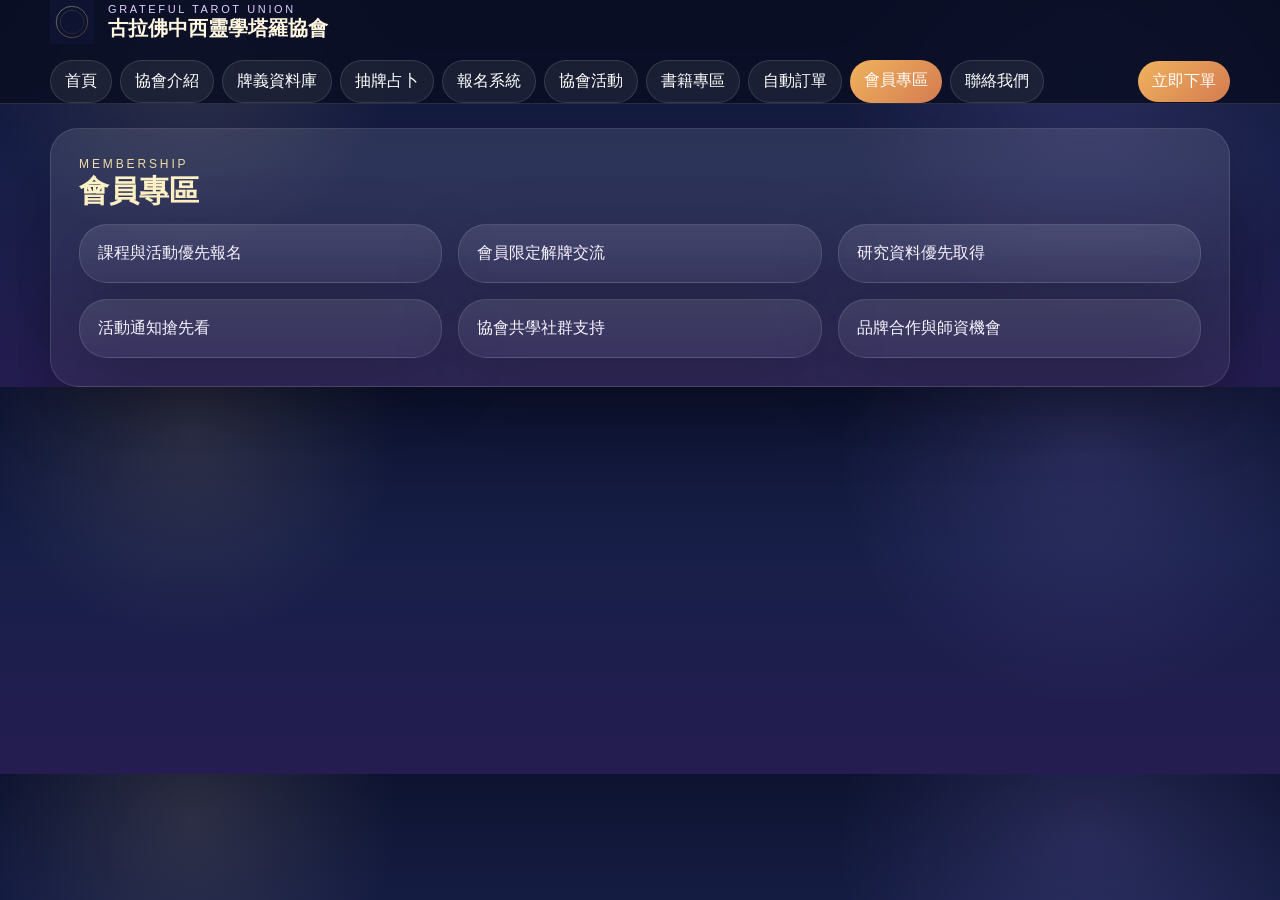
<file: members.html>
<!DOCTYPE html><html lang="zh-Hant"><head><meta charset="UTF-8"><meta name="viewport" content="width=device-width, initial-scale=1.0"><title>members</title><link rel="stylesheet" href="style.css"></head><body><div id="app"></div><script>
async function loadContent(){const r=await fetch('site-content.json');return await r.json();}
function navHtml(active,c){const nav=[['首頁','index.html'],['協會介紹','about.html'],['牌義資料庫','library.html'],['抽牌占卜','draw.html'],['報名系統','signup.html'],['協會活動','events.html'],['書籍專區','books.html'],['自動訂單','order.html'],['會員專區','members.html'],['聯絡我們','contact.html']];return `<div class="topbar"><div class="container"><div class="brand"><img src="logo-official.svg"><div><small>${c.siteEnglish}</small><strong>${c.siteName}</strong></div></div><nav>${nav.map(([n,h])=>`<a href="${h}" class="${active===n?'active':''}">${n}</a>`).join('')}</nav><a class="btn primary" href="order.html">立即下單</a></div></div>`;}
loadContent().then(c=>{document.getElementById('app').innerHTML=navHtml('會員專區',c)+`<div class="container"><section class="section"><div class="glass"><div class="kicker">Membership</div><h2>會員專區</h2><div class="grid three">${c.memberBenefits.map(x=>`<div class="card">${x}</div>`).join('')}</div></div></section></div>`;});</script></body></html>
</file>
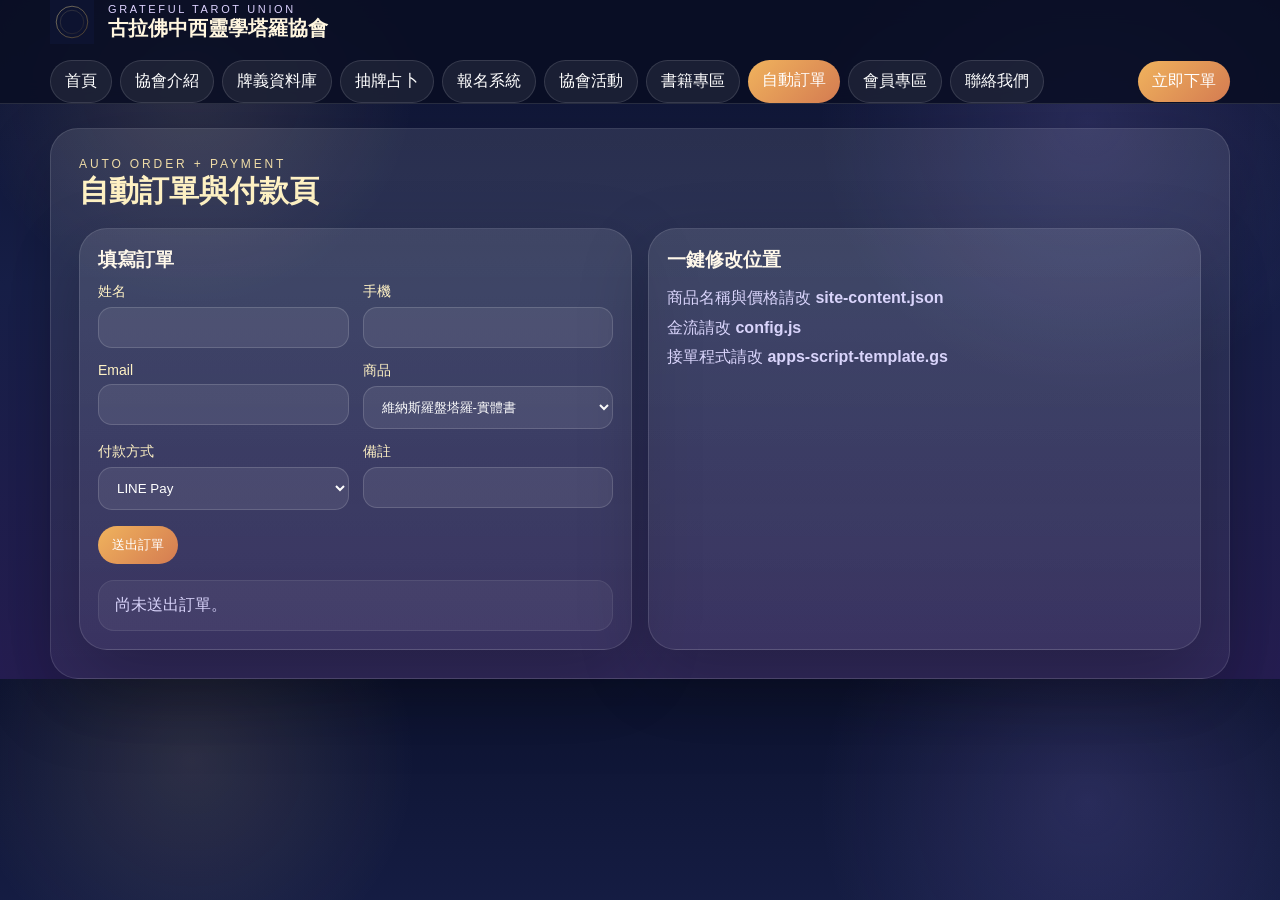
<file: order.html>
<!DOCTYPE html><html lang="zh-Hant"><head><meta charset="UTF-8"><meta name="viewport" content="width=device-width, initial-scale=1.0"><title>自動訂單</title><link rel="stylesheet" href="style.css"></head><body><div id="app"></div><script src="config.js"></script><script src="order.js"></script><script>
async function loadContent(){const r=await fetch('site-content.json');return await r.json();}
function navHtml(active,c){const nav=[['首頁','index.html'],['協會介紹','about.html'],['牌義資料庫','library.html'],['抽牌占卜','draw.html'],['報名系統','signup.html'],['協會活動','events.html'],['書籍專區','books.html'],['自動訂單','order.html'],['會員專區','members.html'],['聯絡我們','contact.html']];return `<div class="topbar"><div class="container"><div class="brand"><img src="logo-official.svg"><div><small>${c.siteEnglish}</small><strong>${c.siteName}</strong></div></div><nav>${nav.map(([n,h])=>`<a href="${h}" class="${active===n?'active':''}">${n}</a>`).join('')}</nav><a class="btn primary" href="order.html">立即下單</a></div></div>`;}

loadContent().then(c=>{document.getElementById('app').innerHTML=navHtml('自動訂單',c)+`<div class="container"><section class="section"><div class="glass"><div class="kicker">Auto Order + Payment</div><h2>${c.orderTitle}</h2><div class="grid two" style="margin-top:16px"><div class="card"><h3>填寫訂單</h3><form id="orderForm" onsubmit="submitOrderForm(event)"><div class="form-grid"><div><label>姓名</label><input name="name" required></div><div><label>手機</label><input name="phone" required></div><div><label>Email</label><input name="email" type="email" required></div><div><label>商品</label><select name="product"><option>${c.bookTitle}-實體書</option><option>${c.bookTitle}-電子書</option></select></div><div><label>付款方式</label><select name="payment_method"><option>LINE Pay</option><option>綠界信用卡/ATM</option><option>銀行轉帳</option></select></div><div><label>備註</label><input name="notes"></div></div><div style="margin-top:16px"><button class="primary" type="submit">送出訂單</button></div></form><div id="resultBox" class="notice" style="margin-top:16px">尚未送出訂單。</div></div><div class="card"><h3>一鍵修改位置</h3><div class="small">商品名稱與價格請改 <b>site-content.json</b><br>金流請改 <b>config.js</b><br>接單程式請改 <b>apps-script-template.gs</b></div></div></div></div></section></div>`;});
</script></body></html>
</file>
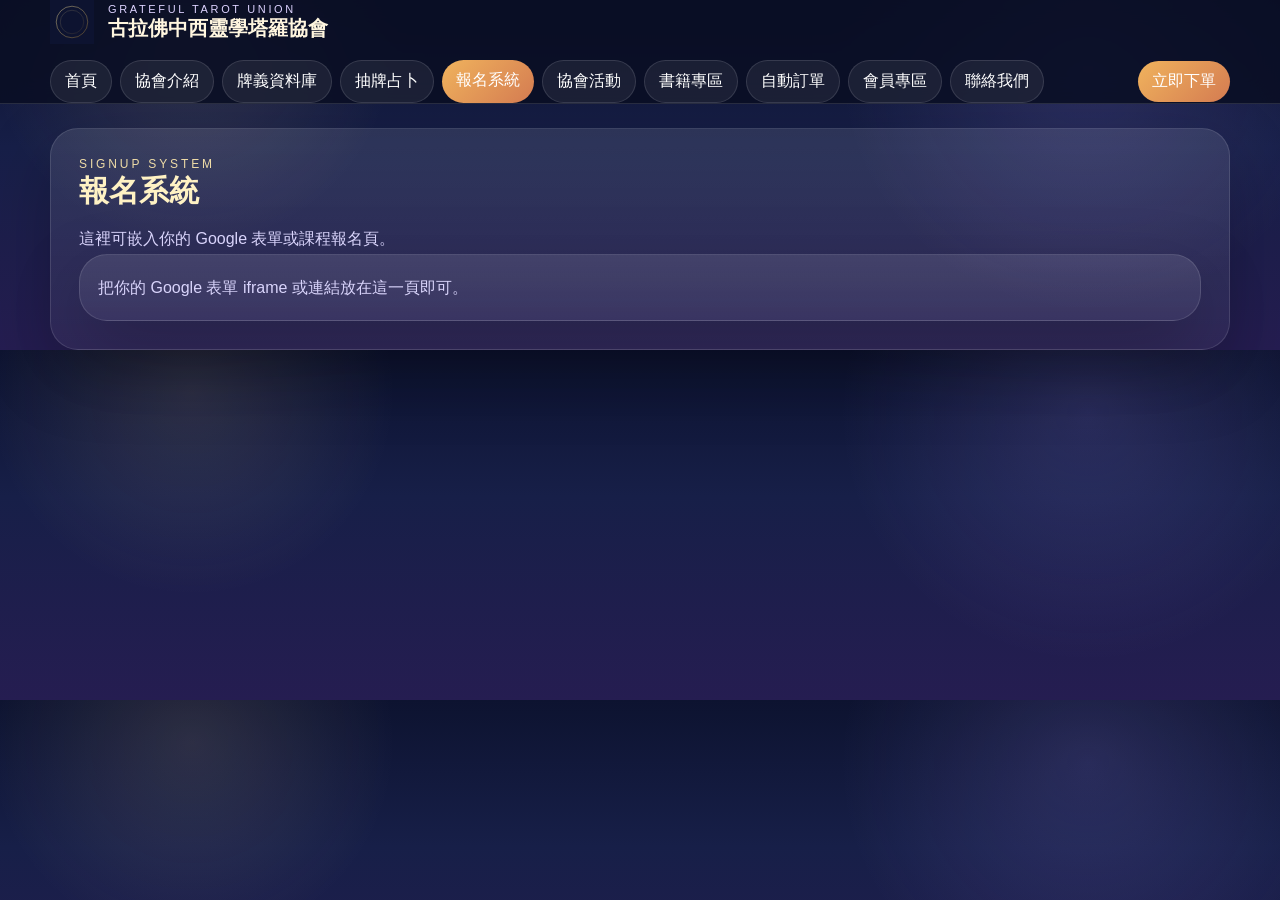
<file: signup.html>
<!DOCTYPE html><html lang="zh-Hant"><head><meta charset="UTF-8"><meta name="viewport" content="width=device-width, initial-scale=1.0"><title>signup</title><link rel="stylesheet" href="style.css"></head><body><div id="app"></div><script>
async function loadContent(){const r=await fetch('site-content.json');return await r.json();}
function navHtml(active,c){const nav=[['首頁','index.html'],['協會介紹','about.html'],['牌義資料庫','library.html'],['抽牌占卜','draw.html'],['報名系統','signup.html'],['協會活動','events.html'],['書籍專區','books.html'],['自動訂單','order.html'],['會員專區','members.html'],['聯絡我們','contact.html']];return `<div class="topbar"><div class="container"><div class="brand"><img src="logo-official.svg"><div><small>${c.siteEnglish}</small><strong>${c.siteName}</strong></div></div><nav>${nav.map(([n,h])=>`<a href="${h}" class="${active===n?'active':''}">${n}</a>`).join('')}</nav><a class="btn primary" href="order.html">立即下單</a></div></div>`;}
loadContent().then(c=>{document.getElementById('app').innerHTML=navHtml('報名系統',c)+`<div class="container"><section class="section"><div class="glass"><div class="kicker">Signup System</div><h2>報名系統</h2><div class="desc">${c.signupText}</div><div class="card"><div class="small">把你的 Google 表單 iframe 或連結放在這一頁即可。</div></div></div></section></div>`;});</script></body></html>
</file>
<file: style.css>
:root{--bg1:#0d1330;--bg2:#251d51;--text:#f7f3ff;--muted:#d9d4fb;--border:rgba(255,255,255,.12);--orange1:#f0b35d;--orange2:#d47b51;--gold:#ffd37a}
*{box-sizing:border-box}body{margin:0;font-family:"Noto Sans TC","Microsoft JhengHei",Arial,sans-serif;color:var(--text);background:radial-gradient(circle at 15% 12%, rgba(255,222,170,.12), transparent 18%),radial-gradient(circle at 85% 18%, rgba(165,145,255,.16), transparent 22%),linear-gradient(180deg,var(--bg1),#171f48 42%,var(--bg2))}
.container{max-width:1220px;margin:auto;padding:0 20px}.topbar{position:sticky;top:0;z-index:30;background:rgba(10,14,36,.88);backdrop-filter:blur(12px);border-bottom:1px solid var(--border)}
.topbar .container{display:flex;justify-content:space-between;align-items:center;min-height:78px;gap:16px;flex-wrap:wrap}.brand{display:flex;align-items:center;gap:14px}.brand img{width:44px;height:44px}.brand small{display:block;font-size:11px;letter-spacing:.24em;color:#ddd3ff;text-transform:uppercase}.brand strong{display:block;color:#fff6df;font-size:20px}
nav{display:flex;gap:8px;flex-wrap:wrap}nav a,.btn,button{border:1px solid var(--border);background:rgba(255,255,255,.07);color:#fff;border-radius:999px;padding:10px 14px;cursor:pointer;text-decoration:none;display:inline-block}
nav a.active,.btn.primary,button.primary,.option-active{background:linear-gradient(135deg,var(--orange1),var(--orange2));border:none;color:#fff}
.hero{padding:44px 0 22px;display:grid;grid-template-columns:1.1fr .9fr;gap:22px}.glass,.card{background:linear-gradient(180deg, rgba(255,255,255,.10), rgba(255,255,255,.05));border:1px solid var(--border);border-radius:28px;box-shadow:0 24px 70px rgba(0,0,0,.22)}
.hero-main{padding:38px}.hero-side{padding:28px;display:grid;place-items:center;text-align:center}.eyebrow{display:inline-block;padding:8px 14px;border-radius:999px;background:rgba(255,255,255,.08);border:1px solid var(--border);font-size:12px;letter-spacing:.2em;color:#f1dfaa}
h1{font-size:50px;line-height:1.08;margin:18px 0 12px;color:#fff8e9}h2{margin:0 0 12px;color:#fff2c4;font-size:30px}.kicker{font-size:12px;letter-spacing:.24em;color:#efdca7;text-transform:uppercase}h3{margin:0 0 10px;color:#fff8ea}
.subcopy,.desc,.small{color:var(--muted);line-height:1.85}.section{margin-top:24px}.section .glass{padding:28px}
.grid{display:grid;gap:16px}.two{grid-template-columns:repeat(2,1fr)}.three{grid-template-columns:repeat(3,1fr)}.four{grid-template-columns:repeat(4,1fr)}
.card{padding:18px}.cover,.preview-grid img{width:100%;display:block;border-radius:16px;background:#fff}.preview-grid{display:grid;grid-template-columns:1fr 1fr;gap:18px}.page-label{font-size:13px;color:#d9d4fb;margin-top:8px}
.form-grid{display:grid;grid-template-columns:1fr 1fr;gap:14px}.list{max-height:650px;overflow:auto;padding-right:6px}.library-grid{display:grid;grid-template-columns:340px 1fr;gap:18px}
label{display:block;margin:0 0 6px;color:#fff2c4;font-size:14px}input,select{width:100%;padding:12px 14px;border-radius:14px;border:1px solid rgba(255,255,255,.15);background:rgba(255,255,255,.08);color:#fff}
.itembtn{display:block;width:100%;text-align:left;border-radius:16px;border:1px solid rgba(255,255,255,.1);background:rgba(255,255,255,.05);color:#fff;padding:14px;margin-bottom:10px;cursor:pointer}
.notice{padding:14px 16px;border-radius:16px;background:rgba(255,255,255,.05);border:1px solid rgba(255,255,255,.08);color:#d9d4fb}.success{background:rgba(57,195,124,.12);border-color:rgba(57,195,124,.25)}.code{font-family:Consolas,monospace;font-size:13px;white-space:pre-wrap}
.badge{display:inline-block;padding:6px 10px;border-radius:999px;background:rgba(255,255,255,.08);font-size:12px;margin:0 6px 8px 0}.inline-tags span{display:inline-block;background:rgba(255,255,255,.08);padding:6px 10px;border-radius:999px;margin:0 8px 8px 0;font-size:12px}
.option-row{display:flex;gap:10px;flex-wrap:wrap;margin-top:16px}pre{white-space:pre-wrap}
@media (max-width:980px){.hero,.two,.three,.four,.form-grid,.preview-grid,.library-grid{grid-template-columns:1fr}h1{font-size:38px}}
</file>
